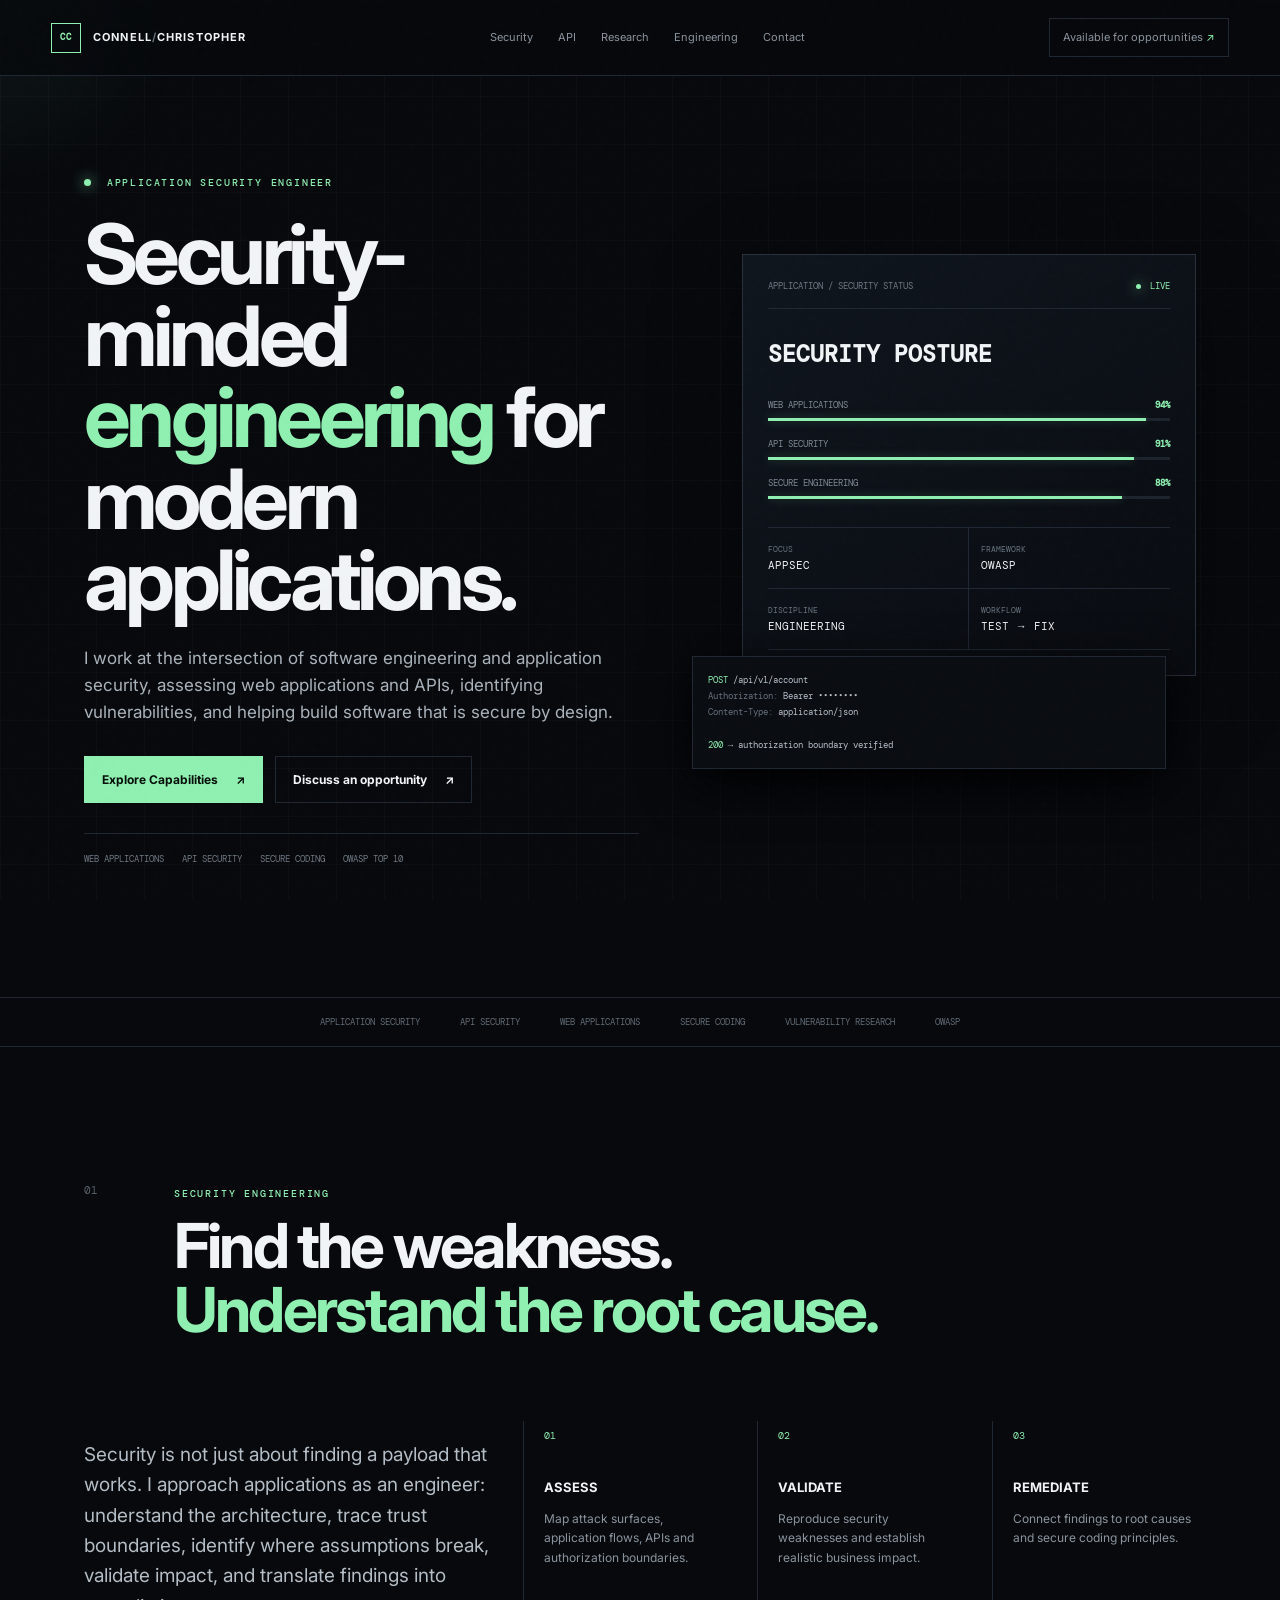
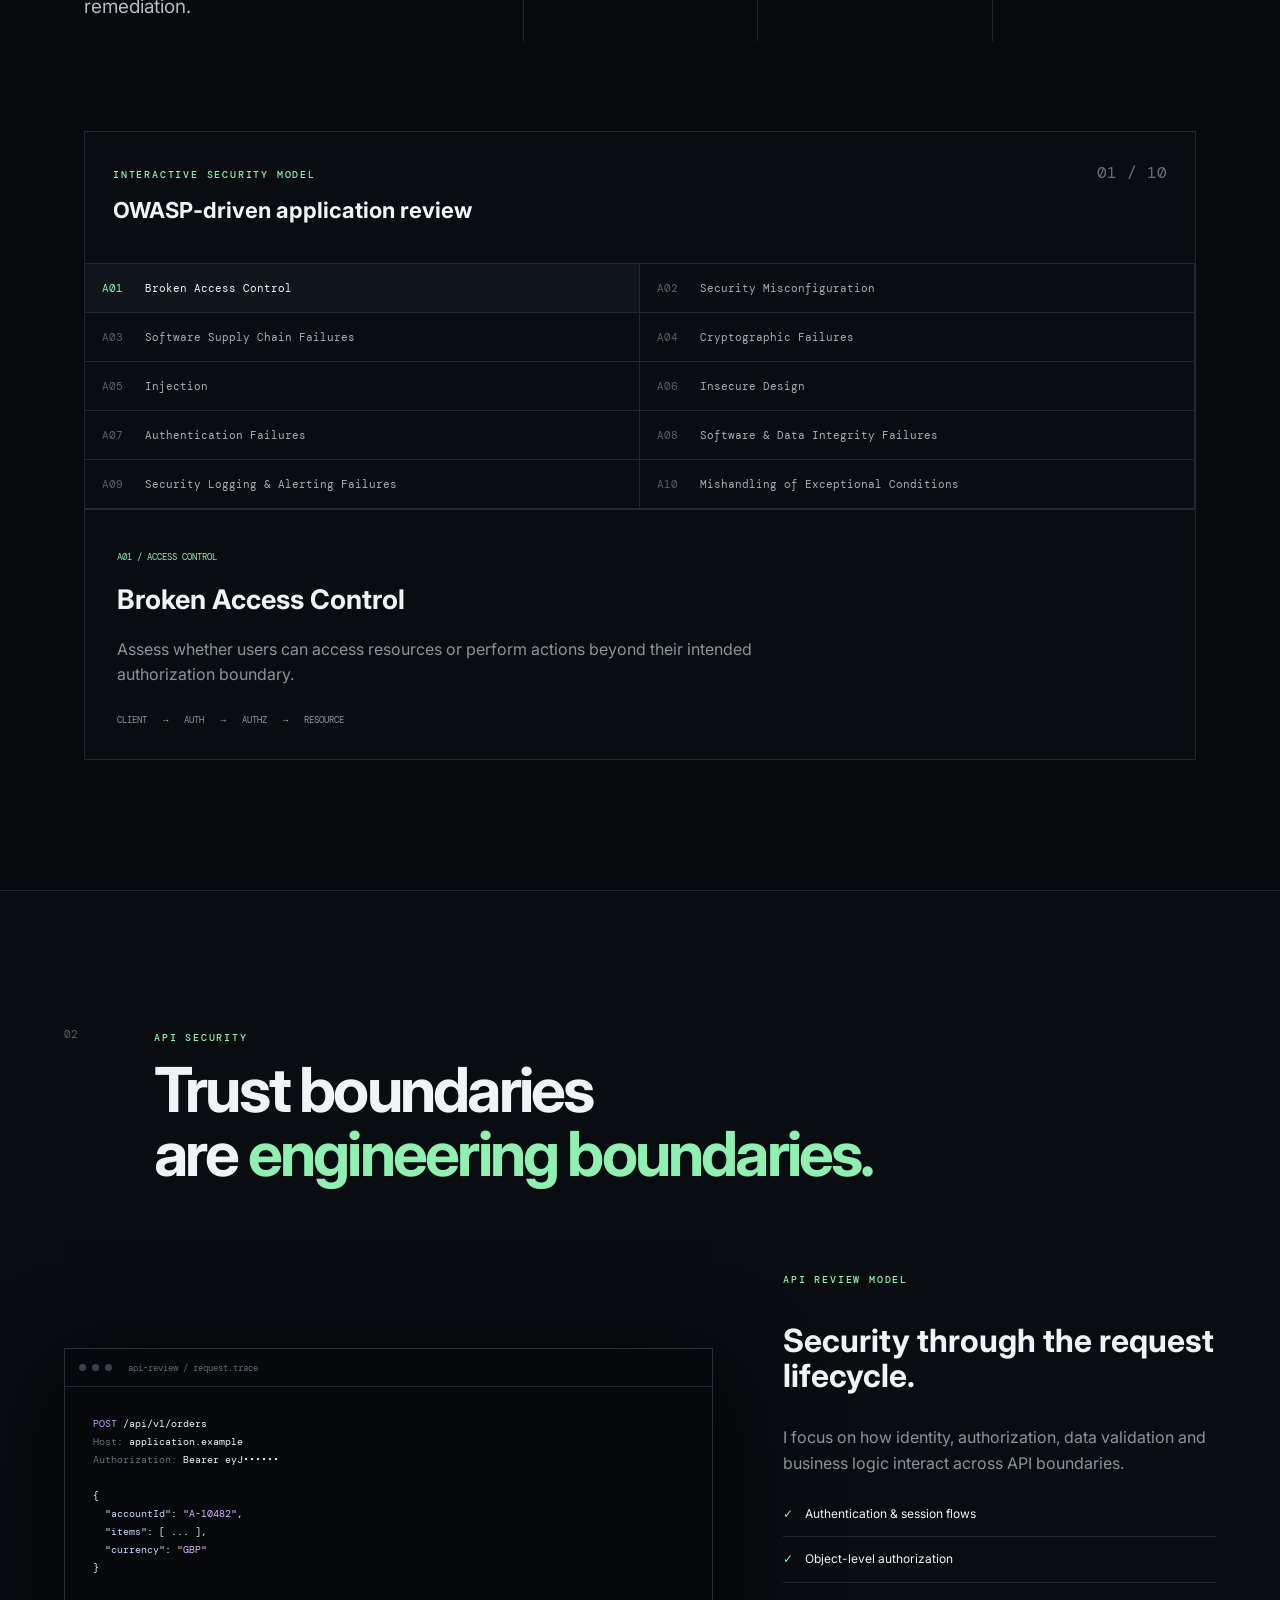
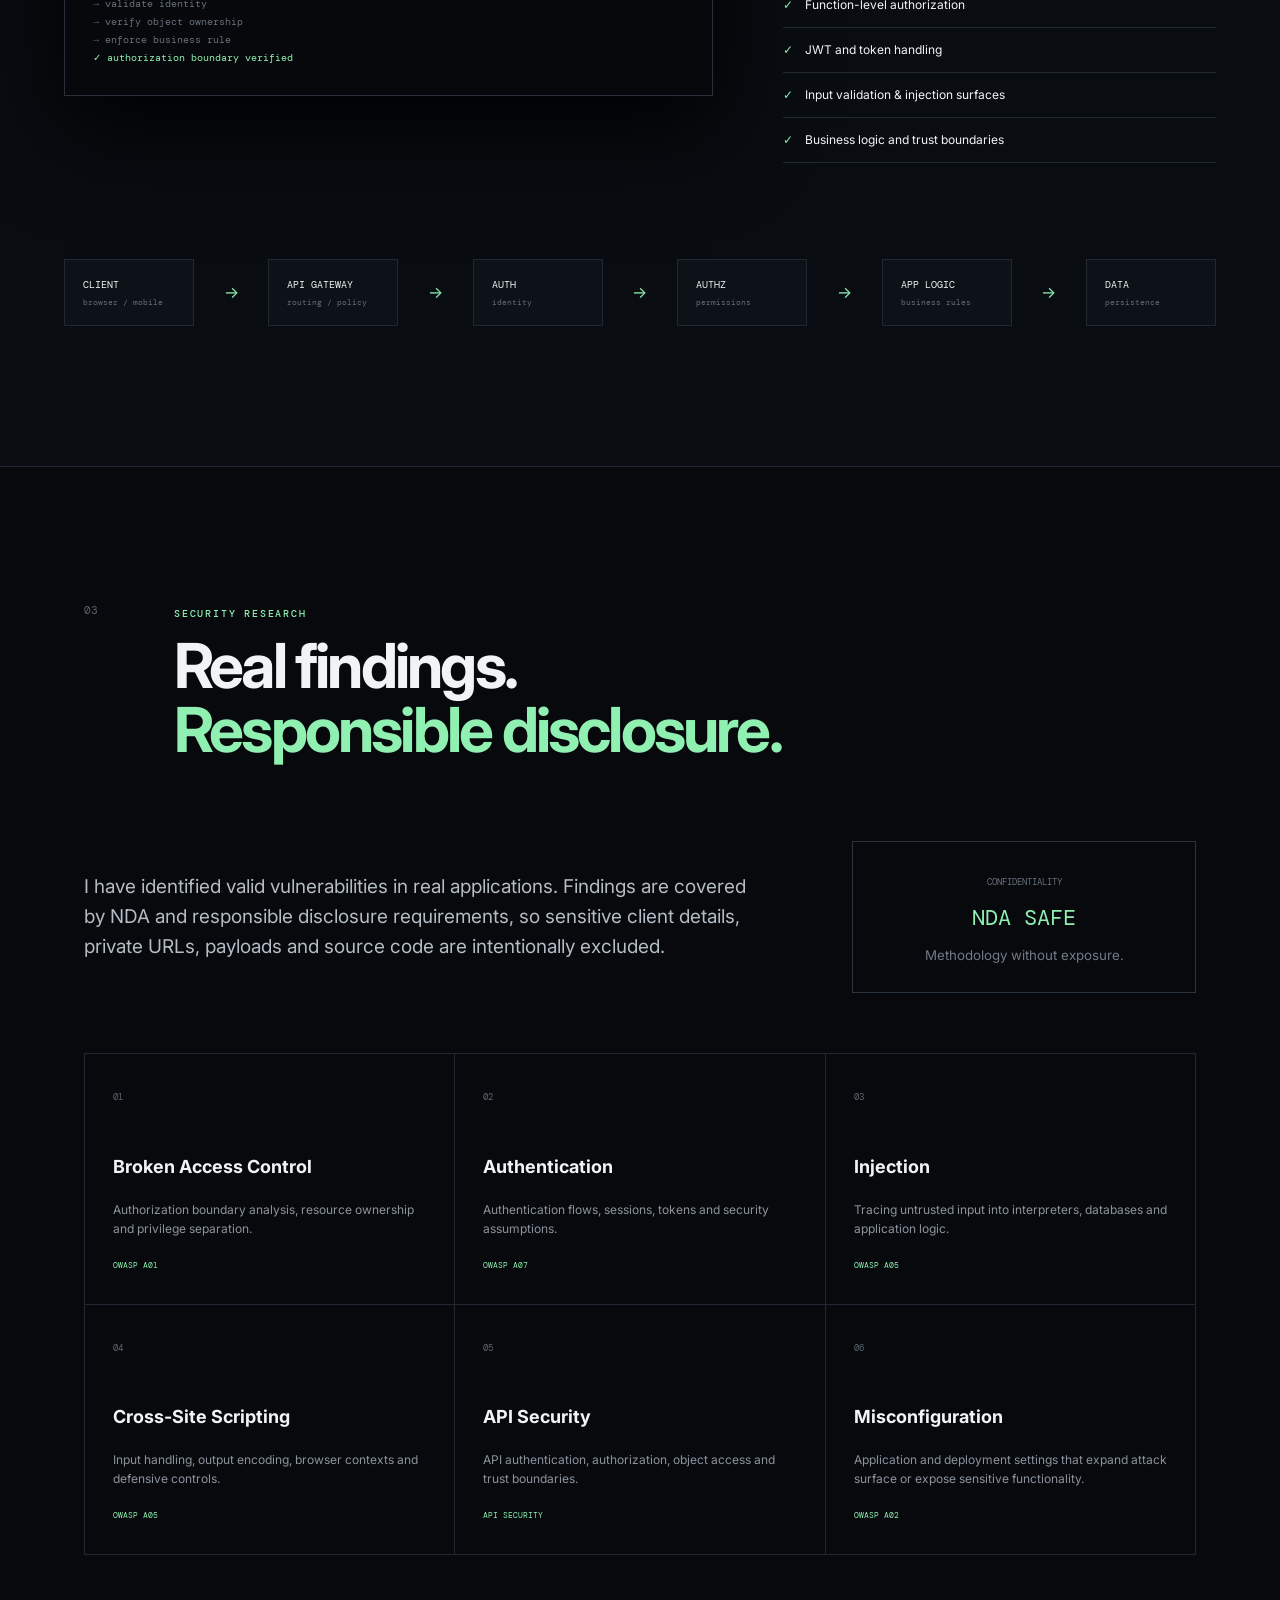
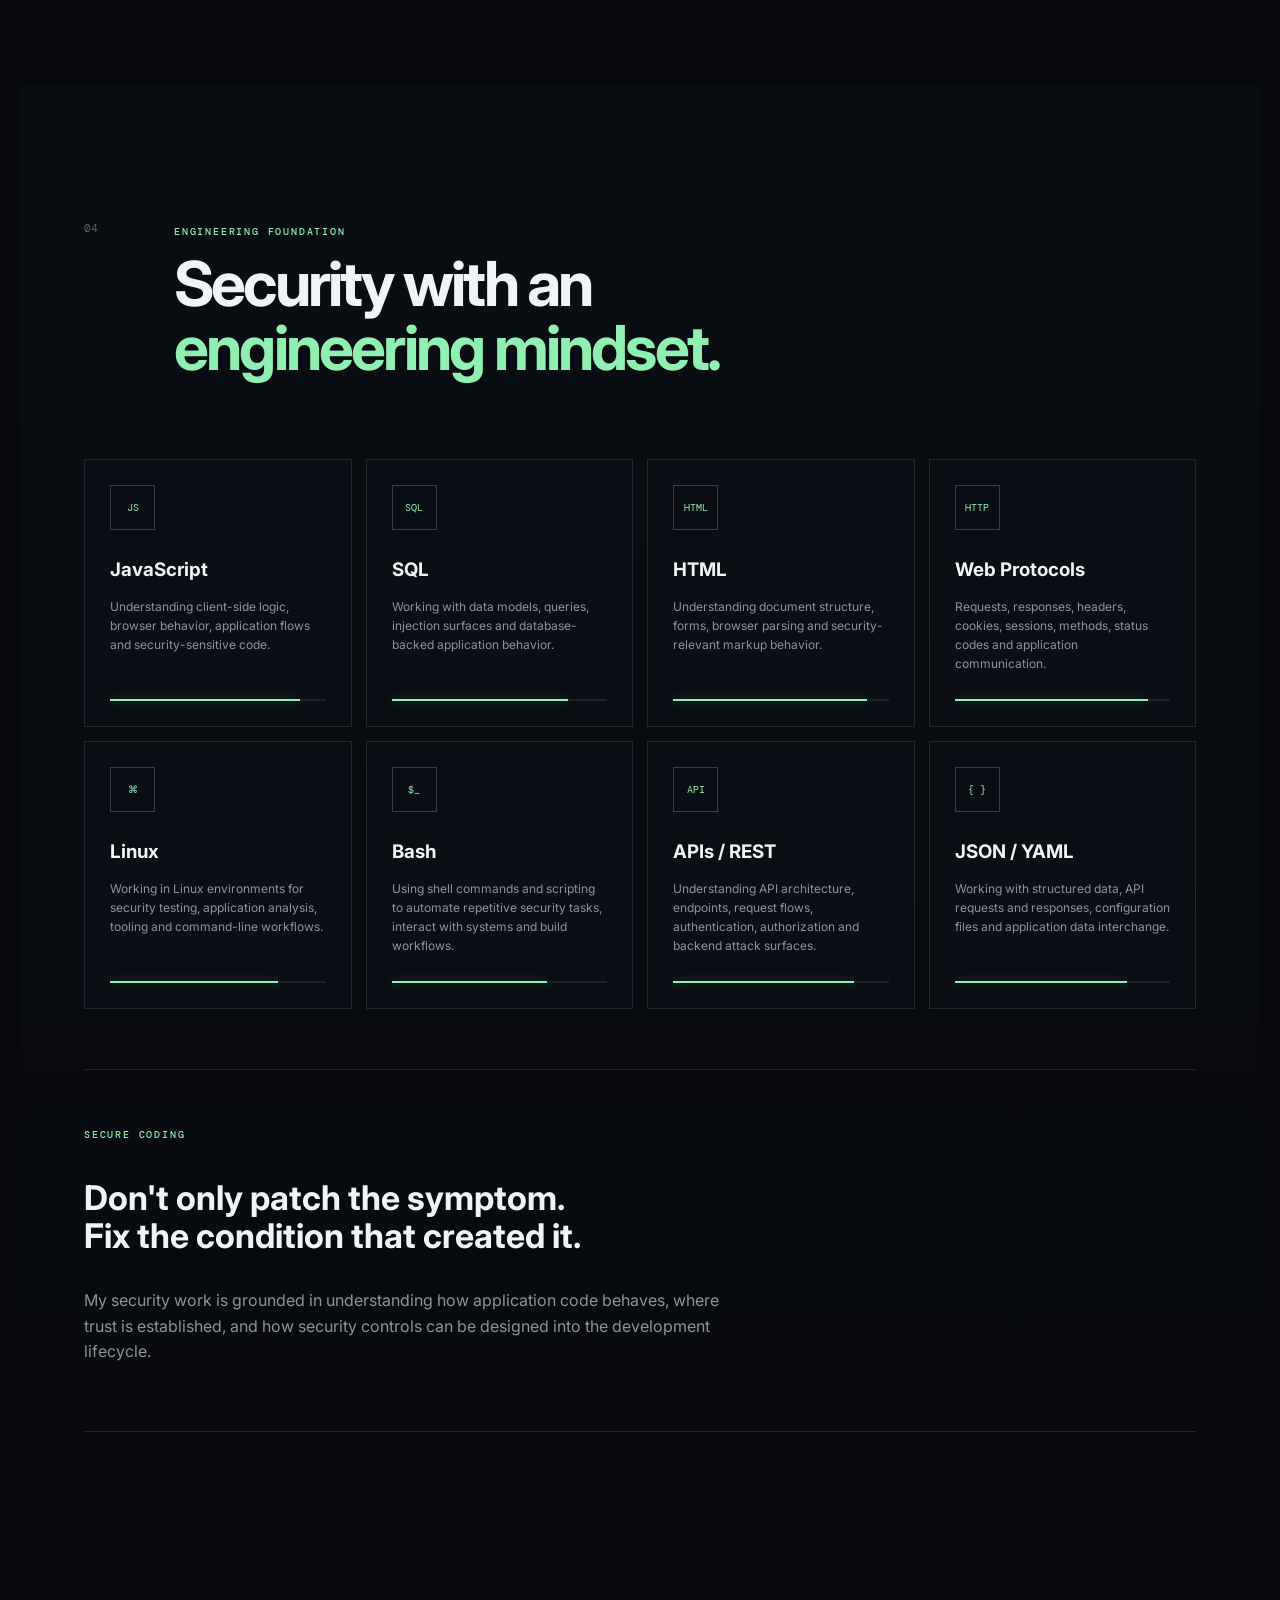
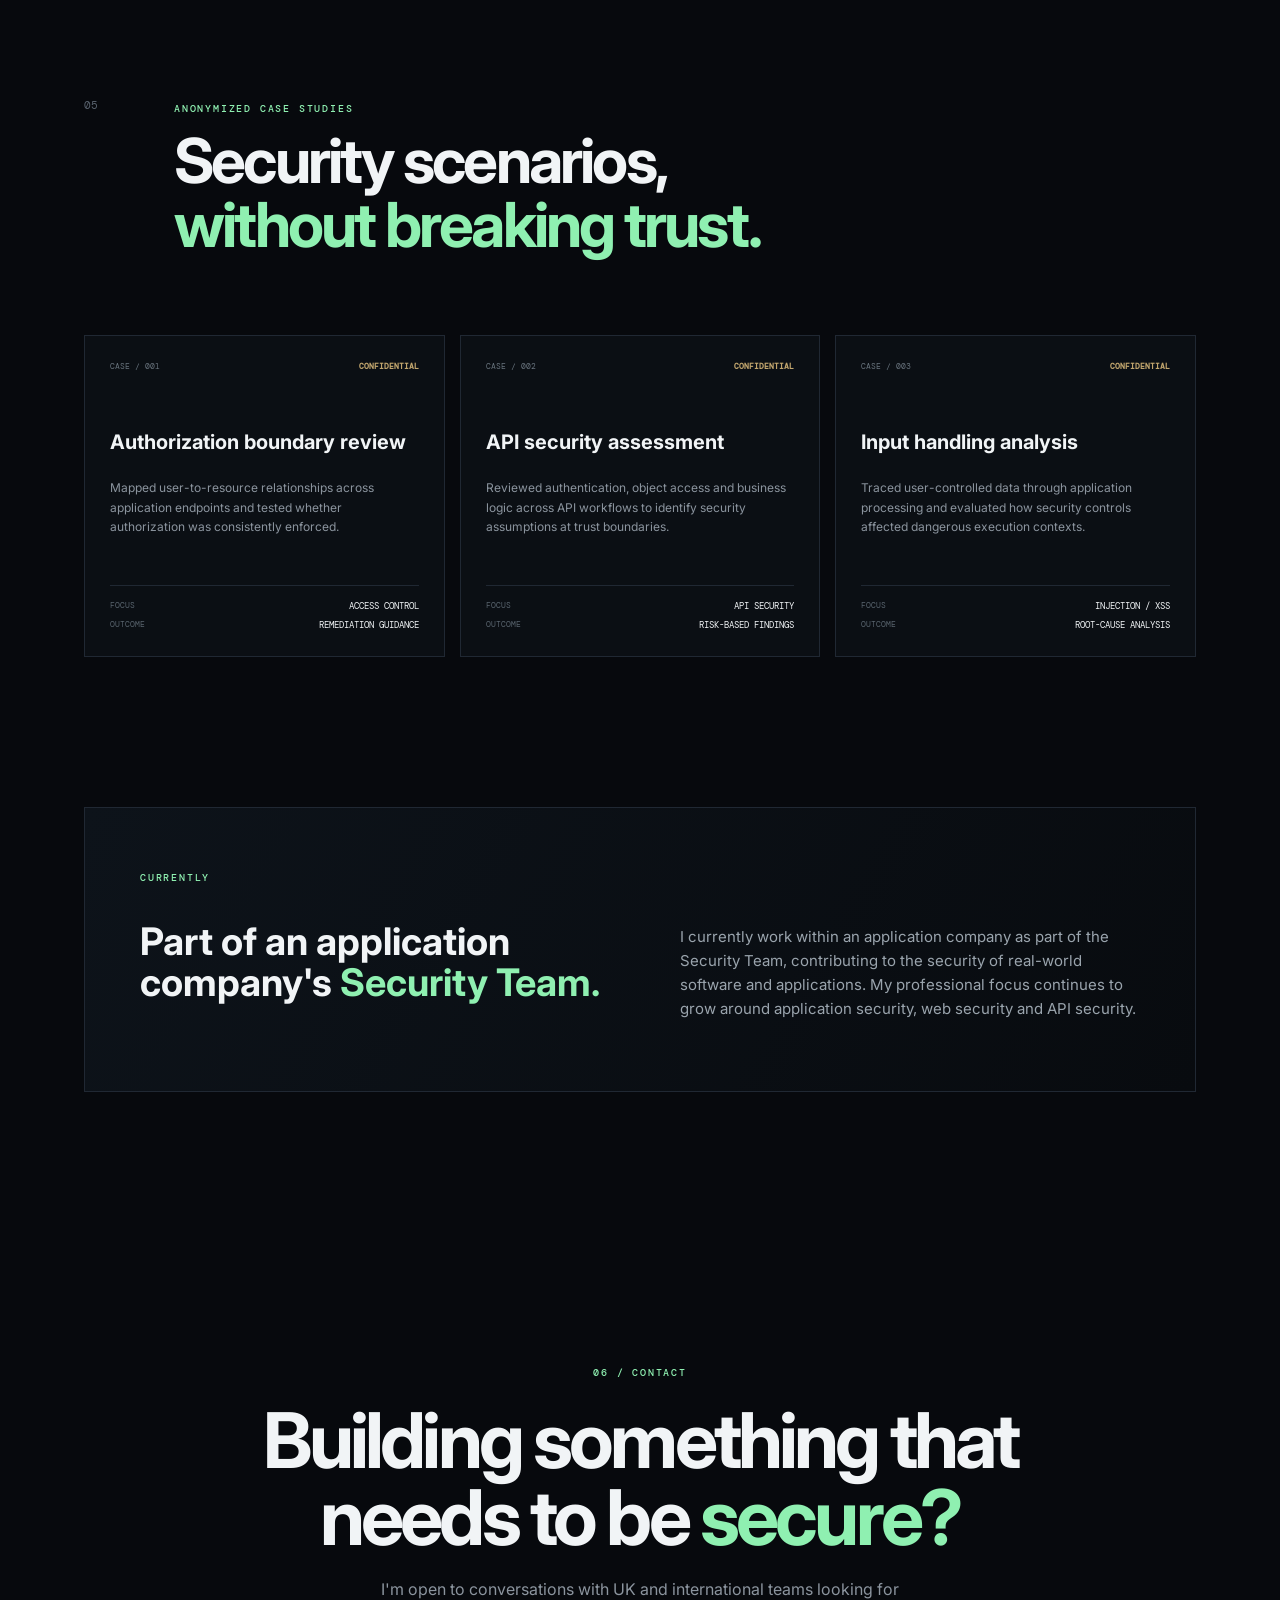
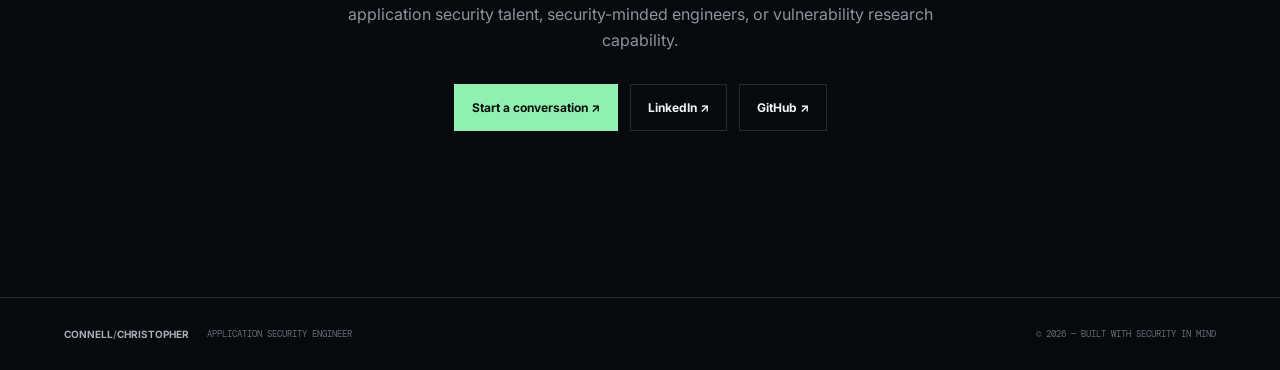
<file: index.html>
<!doctype html>
<html lang="en">
<head>
  <meta charset="UTF-8">
  <meta name="viewport" content="width=device-width,initial-scale=1">
  <meta name="description" content="Connell Christopher — Application Security Engineer focused on Web Application Security, API Security and secure software engineering.">
  <meta name="theme-color" content="#07090d">
  <title>Connell Christopher — Application Security Engineer</title>
  <link rel="preconnect" href="https://fonts.googleapis.com">
  <link rel="preconnect" href="https://fonts.gstatic.com" crossorigin>
  <link href="https://fonts.googleapis.com/css2?family=DM+Mono:wght@400;500&family=Inter:wght@400;500;600;700;800&display=swap" rel="stylesheet">
  <link rel="stylesheet" href="styles.css">
</head>
<body>
  <div class="noise"></div>
  <div class="cursor-glow"></div>

  <header class="nav">
    <a class="brand" href="#top" aria-label="Connell Christopher home">
      <span class="brand-mark">CC</span><span>CONNELL<span class="muted">/</span>CHRISTOPHER</span>
    </a>
    <nav>
      <a href="#security">Security</a>
      <a href="#api">API</a>
      <a href="#research">Research</a>
      <a href="#engineering">Engineering</a>
      <a href="#contact">Contact</a>
    </nav>
    <a class="nav-cta" href="#contact">Available for opportunities <span>↗</span></a>
  </header>

  <main id="top">
    <section class="hero section">
      <div class="hero-copy reveal">
        <div class="eyebrow"><span class="pulse"></span> APPLICATION SECURITY ENGINEER</div>
        <h1>Security-minded<br><em>engineering</em> for<br>modern applications.</h1>
        <p class="lead">I work at the intersection of software engineering and application security, assessing web applications and APIs, identifying vulnerabilities, and helping build software that is secure by design.</p>
        <div class="hero-actions">
          


           <a class="button primary" href="./about/">
              Explore Capabilities <span>↗</span>
           </a>


          <a class="button ghost" href="./opportunities/">
             Discuss an opportunity <span>↗</span>
          </a>

        </div>
        <div class="hero-meta mono">
          <span>WEB APPLICATIONS</span><span>API SECURITY</span><span>SECURE CODING</span><span>OWASP TOP 10</span>
        </div>
      </div>

      <div class="hero-system reveal">
        <div class="system-card">
          <div class="card-top"><span>APPLICATION / SECURITY STATUS</span><span class="live"><i></i> LIVE</span></div>
          <div class="system-title">SECURITY POSTURE</div>
          <div class="meter-row"><span>WEB APPLICATIONS</span><b>94%</b></div><div class="meter"><i style="width:94%"></i></div>
          <div class="meter-row"><span>API SECURITY</span><b>91%</b></div><div class="meter"><i style="width:91%"></i></div>
          <div class="meter-row"><span>SECURE ENGINEERING</span><b>88%</b></div><div class="meter"><i style="width:88%"></i></div>
          <div class="system-grid">
            <div><small>FOCUS</small><strong>APPSEC</strong></div>
            <div><small>FRAMEWORK</small><strong>OWASP</strong></div>
            <div><small>DISCIPLINE</small><strong>ENGINEERING</strong></div>
            <div><small>WORKFLOW</small><strong>TEST → FIX</strong></div>
          </div>
        </div>
        <div class="floating-code mono">
          <span>POST</span> /api/v1/account
          <br><span class="dim">Authorization:</span> Bearer ••••••••
          <br><span class="dim">Content-Type:</span> application/json
          <br><br><span class="ok">200</span> → authorization boundary verified
        </div>
      </div>
    </section>

    <section class="ticker mono" aria-label="Specialisms">
      <div>APPLICATION SECURITY</div><div>API SECURITY</div><div>WEB APPLICATIONS</div><div>SECURE CODING</div><div>VULNERABILITY RESEARCH</div><div>OWASP</div>
    </section>

    <section id="security" class="section">
      <div class="section-head reveal"><span class="section-number">01</span><div><p class="eyebrow">SECURITY ENGINEERING</p><h2>Find the weakness.<br><em>Understand the root cause.</em></h2></div></div>
      <div class="intro-grid">
        <p class="large-copy reveal">Security is not just about finding a payload that works. I approach applications as an engineer: understand the architecture, trace trust boundaries, identify where assumptions break, validate impact, and translate findings into remediation.</p>
        <div class="principle reveal"><span>01</span><strong>ASSESS</strong><p>Map attack surfaces, application flows, APIs and authorization boundaries.</p></div>
        <div class="principle reveal"><span>02</span><strong>VALIDATE</strong><p>Reproduce security weaknesses and establish realistic business impact.</p></div>
        <div class="principle reveal"><span>03</span><strong>REMEDIATE</strong><p>Connect findings to root causes and secure coding principles.</p></div>
      </div>

      <div class="owasp-lab reveal">
        <div class="lab-head"><div><span class="eyebrow">INTERACTIVE SECURITY MODEL</span><h3>OWASP-driven application review</h3></div><span class="mono dim">01 / 10</span></div>
        <div class="owasp-grid">
          <button class="risk active" data-risk="0"><span>A01</span> Broken Access Control</button>
          <button class="risk" data-risk="1"><span>A02</span> Security Misconfiguration</button>
          <button class="risk" data-risk="2"><span>A03</span> Software Supply Chain Failures</button>
          <button class="risk" data-risk="3"><span>A04</span> Cryptographic Failures</button>
          <button class="risk" data-risk="4"><span>A05</span> Injection</button>
          <button class="risk" data-risk="5"><span>A06</span> Insecure Design</button>
          <button class="risk" data-risk="6"><span>A07</span> Authentication Failures</button>
          <button class="risk" data-risk="7"><span>A08</span> Software & Data Integrity Failures</button>
          <button class="risk" data-risk="8"><span>A09</span> Security Logging & Alerting Failures</button>
          <button class="risk" data-risk="9"><span>A10</span> Mishandling of Exceptional Conditions</button>
        </div>
        <div class="lab-detail"><span class="detail-code mono">A01 / ACCESS CONTROL</span><h4 id="riskTitle">Broken Access Control</h4><p id="riskText">Assess whether users can access resources or perform actions beyond their intended authorization boundary.</p><div class="flow mono"><span>CLIENT</span><b>→</b><span>AUTH</span><b>→</b><span>AUTHZ</span><b>→</b><span>RESOURCE</span></div></div>
      </div>
    </section>

    <section id="api" class="section dark-section">
      <div class="section-head reveal"><span class="section-number">02</span><div><p class="eyebrow">API SECURITY</p><h2>Trust boundaries<br>are <em>engineering boundaries.</em></h2></div></div>
      <div class="api-layout">
        <div class="api-terminal reveal">
          <div class="terminal-bar"><span></span><span></span><span></span><b>api-review / request.trace</b></div>
          <pre class="mono"><span class="purple">POST</span> /api/v1/orders
<span class="dim">Host:</span> application.example
<span class="dim">Authorization:</span> Bearer eyJ••••••

{
  <span class="key">"accountId"</span>: <span class="str">"A-10482"</span>,
  <span class="key">"items"</span>: [ ... ],
  <span class="key">"currency"</span>: <span class="str">"GBP"</span>
}

<span class="dim">→ validate identity</span>
<span class="dim">→ verify object ownership</span>
<span class="dim">→ enforce business rule</span>
<span class="ok">✓ authorization boundary verified</span></pre>
        </div>
        <div class="api-copy reveal">
          <span class="eyebrow">API REVIEW MODEL</span>
          <h3>Security through the request lifecycle.</h3>
          <p>I focus on how identity, authorization, data validation and business logic interact across API boundaries.</p>
          <ul class="check-list">
            <li>Authentication & session flows</li>
            <li>Object-level authorization</li>
            <li>Function-level authorization</li>
            <li>JWT and token handling</li>
            <li>Input validation & injection surfaces</li>
            <li>Business logic and trust boundaries</li>
          </ul>
        </div>
      </div>
      <div class="architecture reveal">
        <div class="arch-node">CLIENT<small>browser / mobile</small></div><i>→</i>
        <div class="arch-node">API GATEWAY<small>routing / policy</small></div><i>→</i>
        <div class="arch-node">AUTH<small>identity</small></div><i>→</i>
        <div class="arch-node">AUTHZ<small>permissions</small></div><i>→</i>
        <div class="arch-node">APP LOGIC<small>business rules</small></div><i>→</i>
        <div class="arch-node">DATA<small>persistence</small></div>
      </div>
    </section>

    <section id="research" class="section">
      <div class="section-head reveal"><span class="section-number">03</span><div><p class="eyebrow">SECURITY RESEARCH</p><h2>Real findings.<br><em>Responsible disclosure.</em></h2></div></div>
      <div class="research-intro reveal">
        <p class="large-copy">I have identified valid vulnerabilities in real applications. Findings are covered by NDA and responsible disclosure requirements, so sensitive client details, private URLs, payloads and source code are intentionally excluded.</p>
        <div class="nda-badge"><span>CONFIDENTIALITY</span><strong>NDA SAFE</strong><small>Methodology without exposure.</small></div>
      </div>
      <div class="research-grid">
        <article class="research-card reveal"><span>01</span><h3>Broken Access Control</h3><p>Authorization boundary analysis, resource ownership and privilege separation.</p><small>OWASP A01</small></article>
        <article class="research-card reveal"><span>02</span><h3>Authentication</h3><p>Authentication flows, sessions, tokens and security assumptions.</p><small>OWASP A07</small></article>
        <article class="research-card reveal"><span>03</span><h3>Injection</h3><p>Tracing untrusted input into interpreters, databases and application logic.</p><small>OWASP A05</small></article>
        <article class="research-card reveal"><span>04</span><h3>Cross-Site Scripting</h3><p>Input handling, output encoding, browser contexts and defensive controls.</p><small>OWASP A05</small></article>
        <article class="research-card reveal"><span>05</span><h3>API Security</h3><p>API authentication, authorization, object access and trust boundaries.</p><small>API SECURITY</small></article>
        <article class="research-card reveal"><span>06</span><h3>Misconfiguration</h3><p>Application and deployment settings that expand attack surface or expose sensitive functionality.</p><small>OWASP A02</small></article>
      </div>
    </section>

<section id="engineering" class="section engineering-section">

  <div class="section-head reveal">
    <span class="section-number">04</span>

    <div>
      <p class="eyebrow">ENGINEERING FOUNDATION</p>

      <h2>
        Security with an<br>
        <em>engineering mindset.</em>
      </h2>
    </div>
  </div>


  <div class="stack-grid">

    <!-- JAVASCRIPT -->
    <div class="stack-card reveal">
      <span class="stack-icon">JS</span>

      <h3>JavaScript</h3>

      <p>
        Understanding client-side logic, browser behavior,
        application flows and security-sensitive code.
      </p>

      <div class="bar">
        <i style="width:88%"></i>
      </div>
    </div>


    <!-- SQL -->
    <div class="stack-card reveal">
      <span class="stack-icon">SQL</span>

      <h3>SQL</h3>

      <p>
        Working with data models, queries, injection surfaces
        and database-backed application behavior.
      </p>

      <div class="bar">
        <i style="width:82%"></i>
      </div>
    </div>


    <!-- HTML -->
    <div class="stack-card reveal">
      <span class="stack-icon">HTML</span>

      <h3>HTML</h3>

      <p>
        Understanding document structure, forms, browser parsing
        and security-relevant markup behavior.
      </p>

      <div class="bar">
        <i style="width:90%"></i>
      </div>
    </div>


    <!-- HTTP -->
    <div class="stack-card reveal">
      <span class="stack-icon">HTTP</span>

      <h3>Web Protocols</h3>

      <p>
        Requests, responses, headers, cookies, sessions,
        methods, status codes and application communication.
      </p>

      <div class="bar">
        <i style="width:90%"></i>
      </div>
    </div>


    <!-- LINUX -->
    <div class="stack-card reveal">
      <span class="stack-icon">⌘</span>

      <h3>Linux</h3>

      <p>
        Working in Linux environments for security testing,
        application analysis, tooling and command-line workflows.
      </p>

      <div class="bar">
        <i style="width:78%"></i>
      </div>
    </div>


    <!-- BASH -->
    <div class="stack-card reveal">
      <span class="stack-icon">$_</span>

      <h3>Bash</h3>

      <p>
        Using shell commands and scripting to automate repetitive
        security tasks, interact with systems and build workflows.
      </p>

      <div class="bar">
        <i style="width:72%"></i>
      </div>
    </div>


    <!-- APIs -->
    <div class="stack-card reveal">
      <span class="stack-icon">API</span>

      <h3>APIs / REST</h3>

      <p>
        Understanding API architecture, endpoints, request flows,
        authentication, authorization and backend attack surfaces.
      </p>

      <div class="bar">
        <i style="width:84%"></i>
      </div>
    </div>


    <!-- JSON / YAML -->
    <div class="stack-card reveal">
      <span class="stack-icon">{ }</span>

      <h3>JSON / YAML</h3>

      <p>
        Working with structured data, API requests and responses,
        configuration files and application data interchange.
      </p>

      <div class="bar">
        <i style="width:80%"></i>
      </div>
    </div>

  </div>


  <div class="engineering-note reveal">

    <span class="eyebrow">SECURE CODING</span>

    <h3>
      Don't only patch the symptom.<br>
      Fix the condition that created it.
    </h3>

    <p>
      My security work is grounded in understanding how application
      code behaves, where trust is established, and how security
      controls can be designed into the development lifecycle.
    </p>

  </div>

</section>

    <section class="section case-section">
      <div class="section-head reveal"><span class="section-number">05</span><div><p class="eyebrow">ANONYMIZED CASE STUDIES</p><h2>Security scenarios,<br><em>without breaking trust.</em></h2></div></div>
      <div class="case-grid">
        <article class="case reveal"><div class="case-top"><span>CASE / 001</span><b>CONFIDENTIAL</b></div><h3>Authorization boundary review</h3><p>Mapped user-to-resource relationships across application endpoints and tested whether authorization was consistently enforced.</p><div class="case-result"><span>FOCUS</span><strong>ACCESS CONTROL</strong><span>OUTCOME</span><strong>REMEDIATION GUIDANCE</strong></div></article>
        <article class="case reveal"><div class="case-top"><span>CASE / 002</span><b>CONFIDENTIAL</b></div><h3>API security assessment</h3><p>Reviewed authentication, object access and business logic across API workflows to identify security assumptions at trust boundaries.</p><div class="case-result"><span>FOCUS</span><strong>API SECURITY</strong><span>OUTCOME</span><strong>RISK-BASED FINDINGS</strong></div></article>
        <article class="case reveal"><div class="case-top"><span>CASE / 003</span><b>CONFIDENTIAL</b></div><h3>Input handling analysis</h3><p>Traced user-controlled data through application processing and evaluated how security controls affected dangerous execution contexts.</p><div class="case-result"><span>FOCUS</span><strong>INJECTION / XSS</strong><span>OUTCOME</span><strong>ROOT-CAUSE ANALYSIS</strong></div></article>
      </div>
    </section>

    <section class="section about-section">
      <div class="about-panel reveal">
        <div><span class="eyebrow">CURRENTLY</span><h2>Part of an application company's <em>Security Team.</em></h2></div>
        <p>I currently work within an application company as part of the Security Team, contributing to the security of real-world software and applications. My professional focus continues to grow around application security, web security and API security.</p>
      </div>
    </section>

    <section id="contact" class="section contact-section">
      <div class="contact-wrap reveal">
        <span class="eyebrow">06 / CONTACT</span>
        <h2>Building something that<br>needs to be <em>secure?</em></h2>
        <p>I'm open to conversations with UK and international teams looking for application security talent, security-minded engineers, or vulnerability research capability.</p>
        <div class="contact-actions">
          <a class="button primary" href="mailto:christopherconnell69@gmail.com">Start a conversation ↗</a>
          <a class="button ghost" href="https://www.linkedin.com/in/connell-christopher-9a319042a" target="_blank" rel="noreferrer">LinkedIn ↗</a>
          <a class="button ghost" href="https://github.com/connell-christopher" target="_blank" rel="noreferrer">GitHub ↗</a>
        </div>
      </div>
    </section>
  </main>

  <footer class="footer">
    <div><strong>CONNELL<span class="muted">/</span>CHRISTOPHER</strong><span class="mono">APPLICATION SECURITY ENGINEER</span></div>
    <div class="mono">© 2026 — BUILT WITH SECURITY IN MIND</div>
  </footer>
  <script src="script.js"></script>
</body>
</html>
</file>
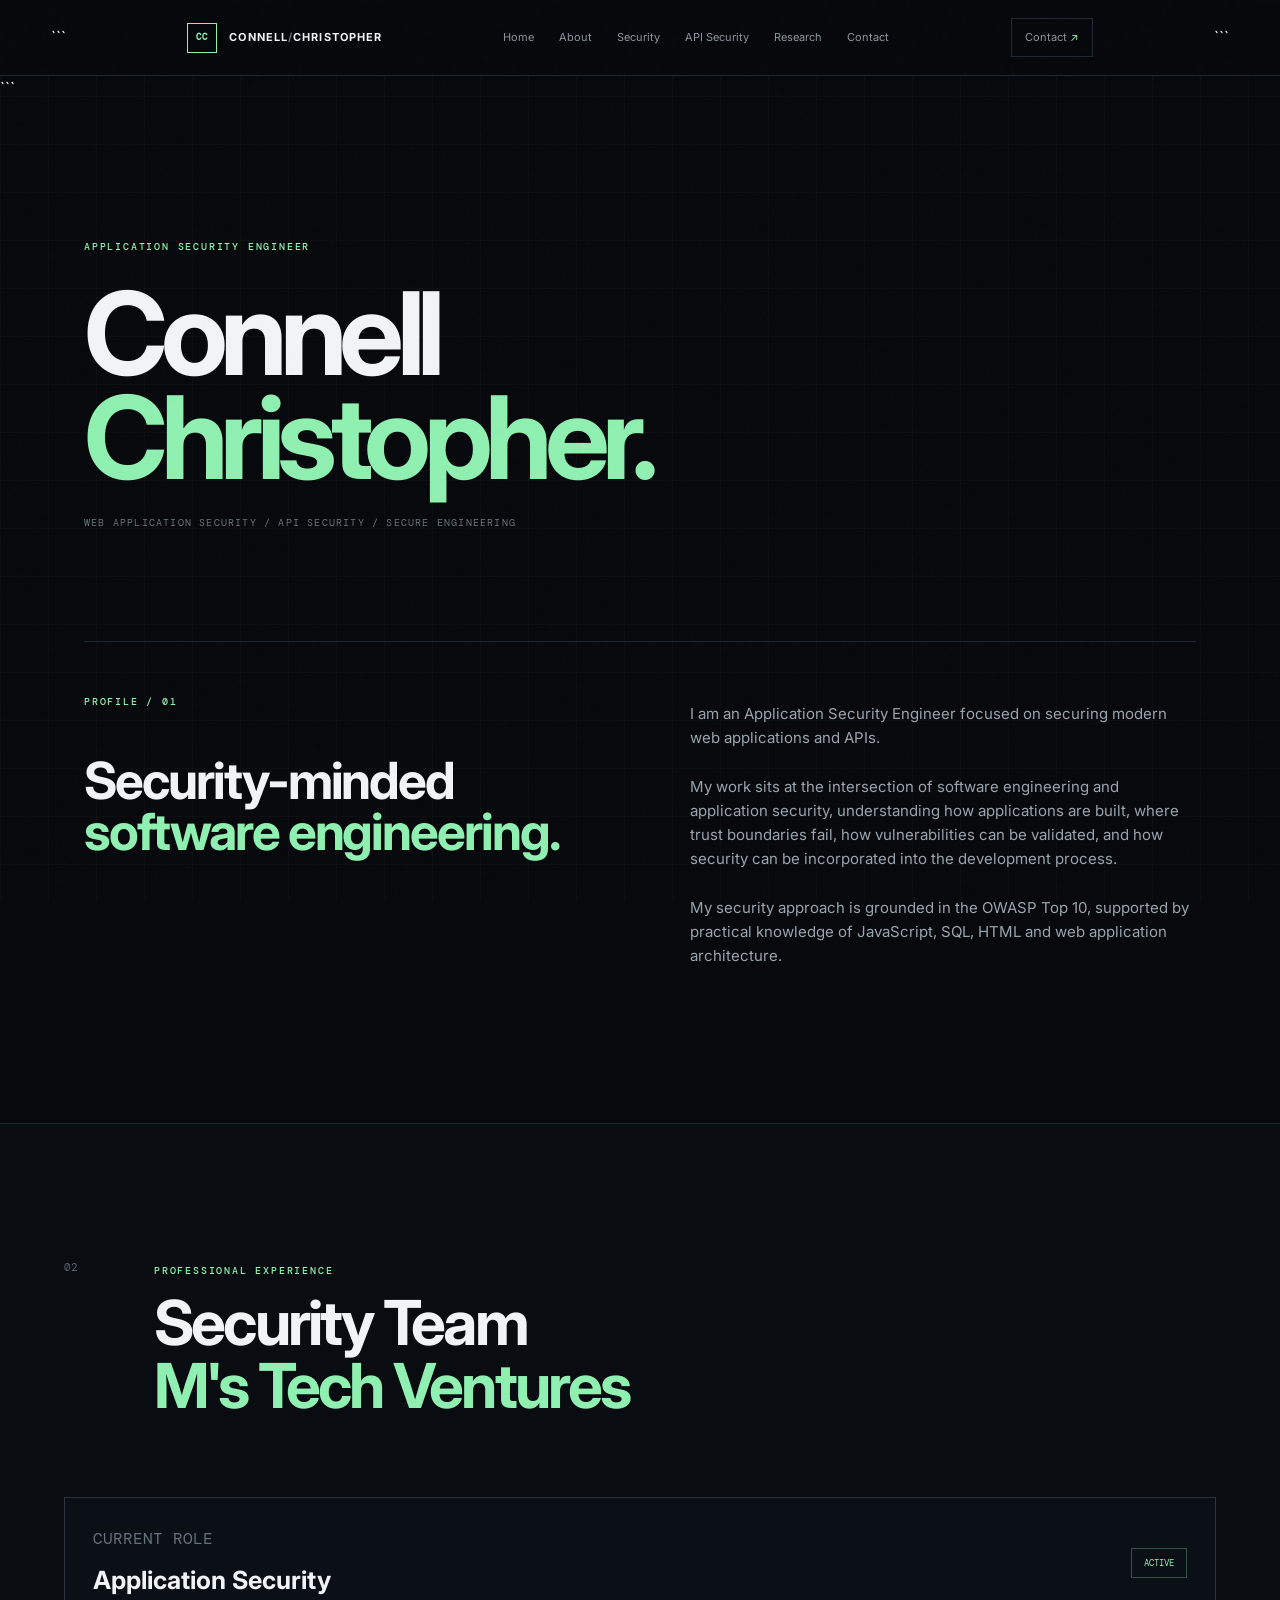
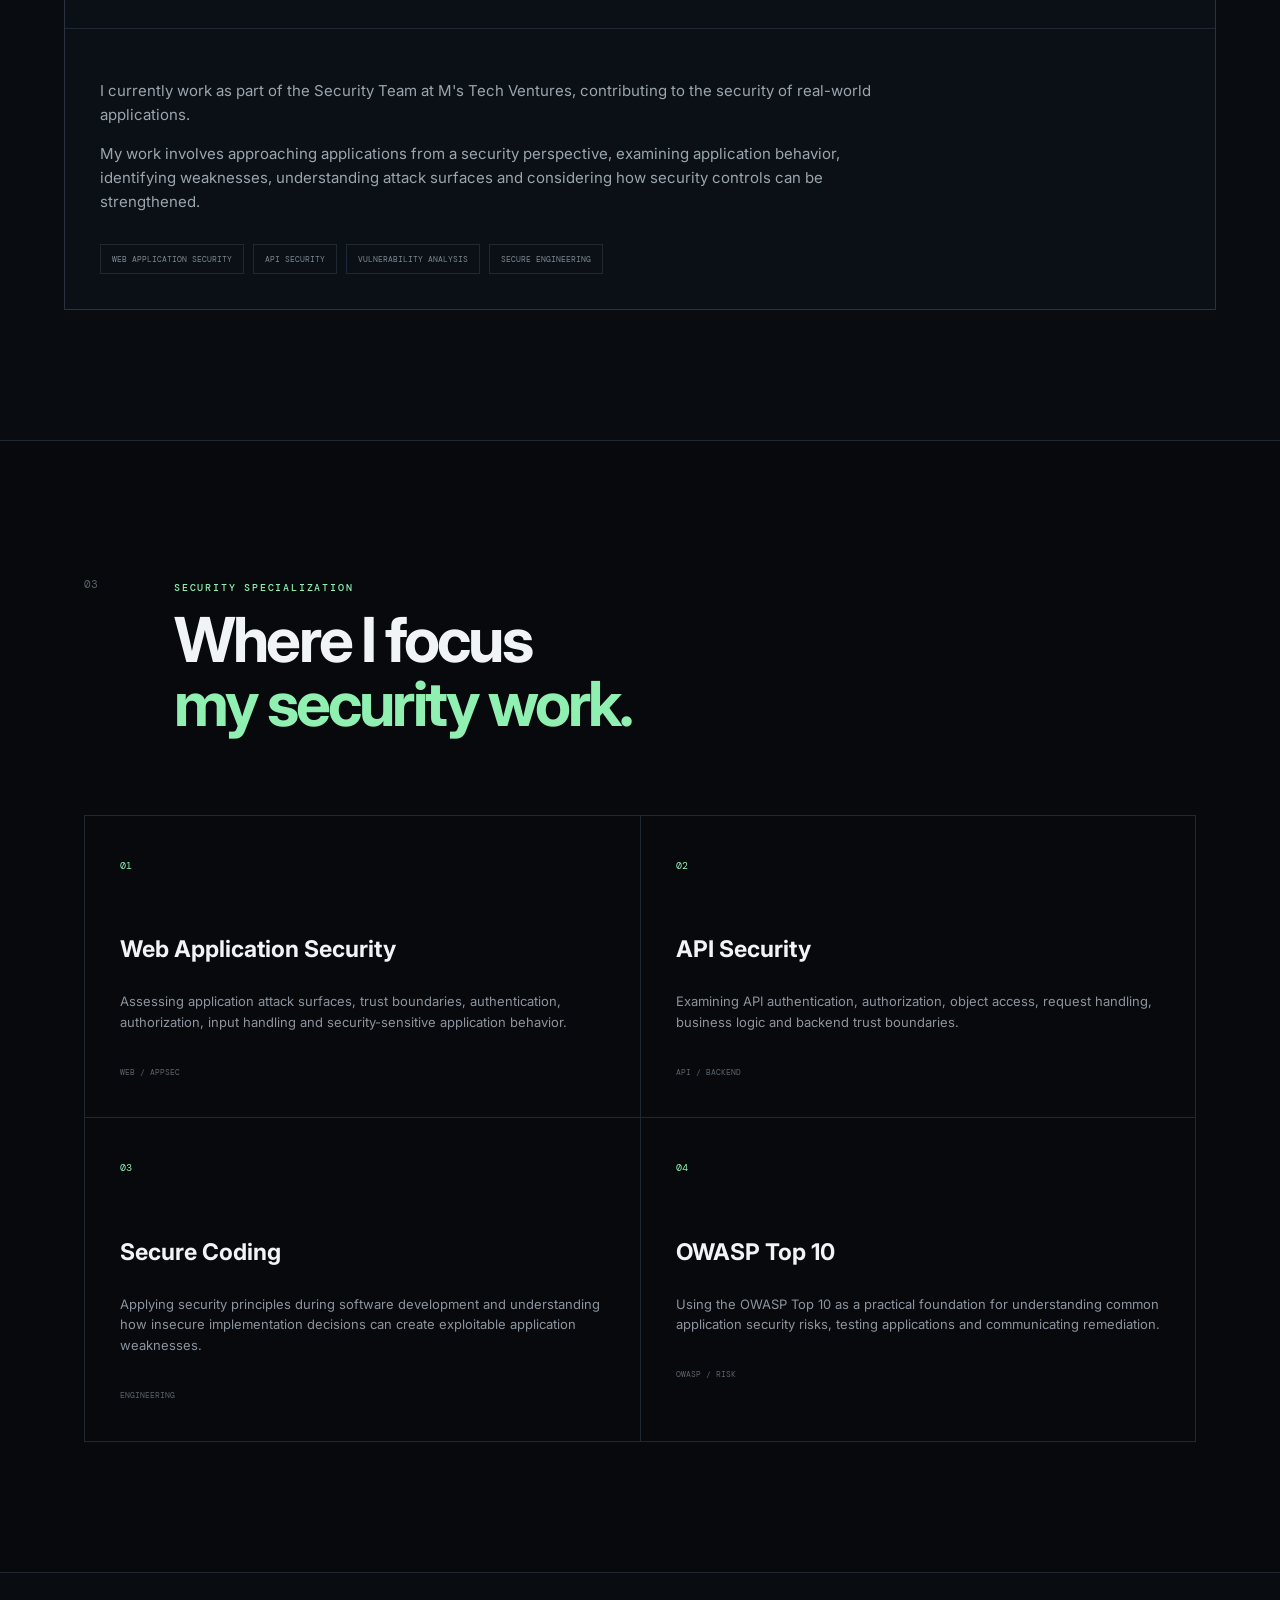
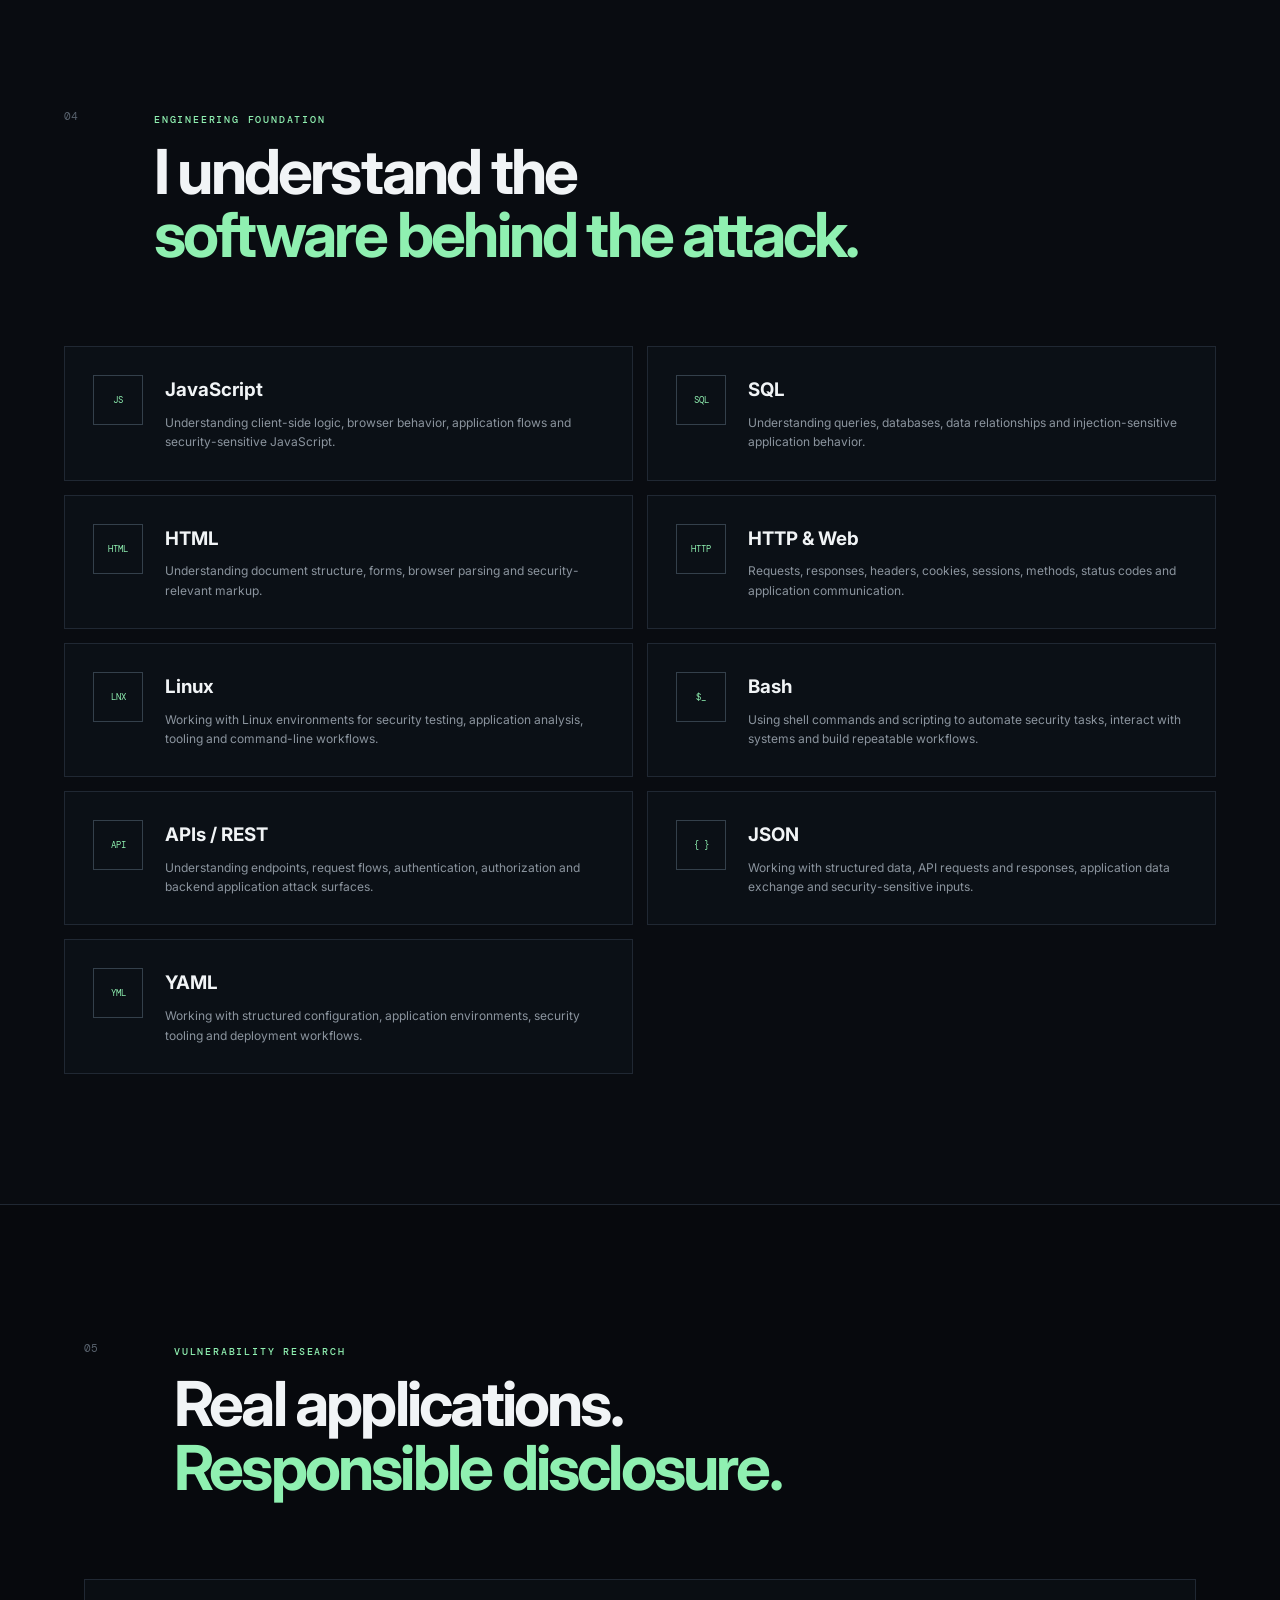
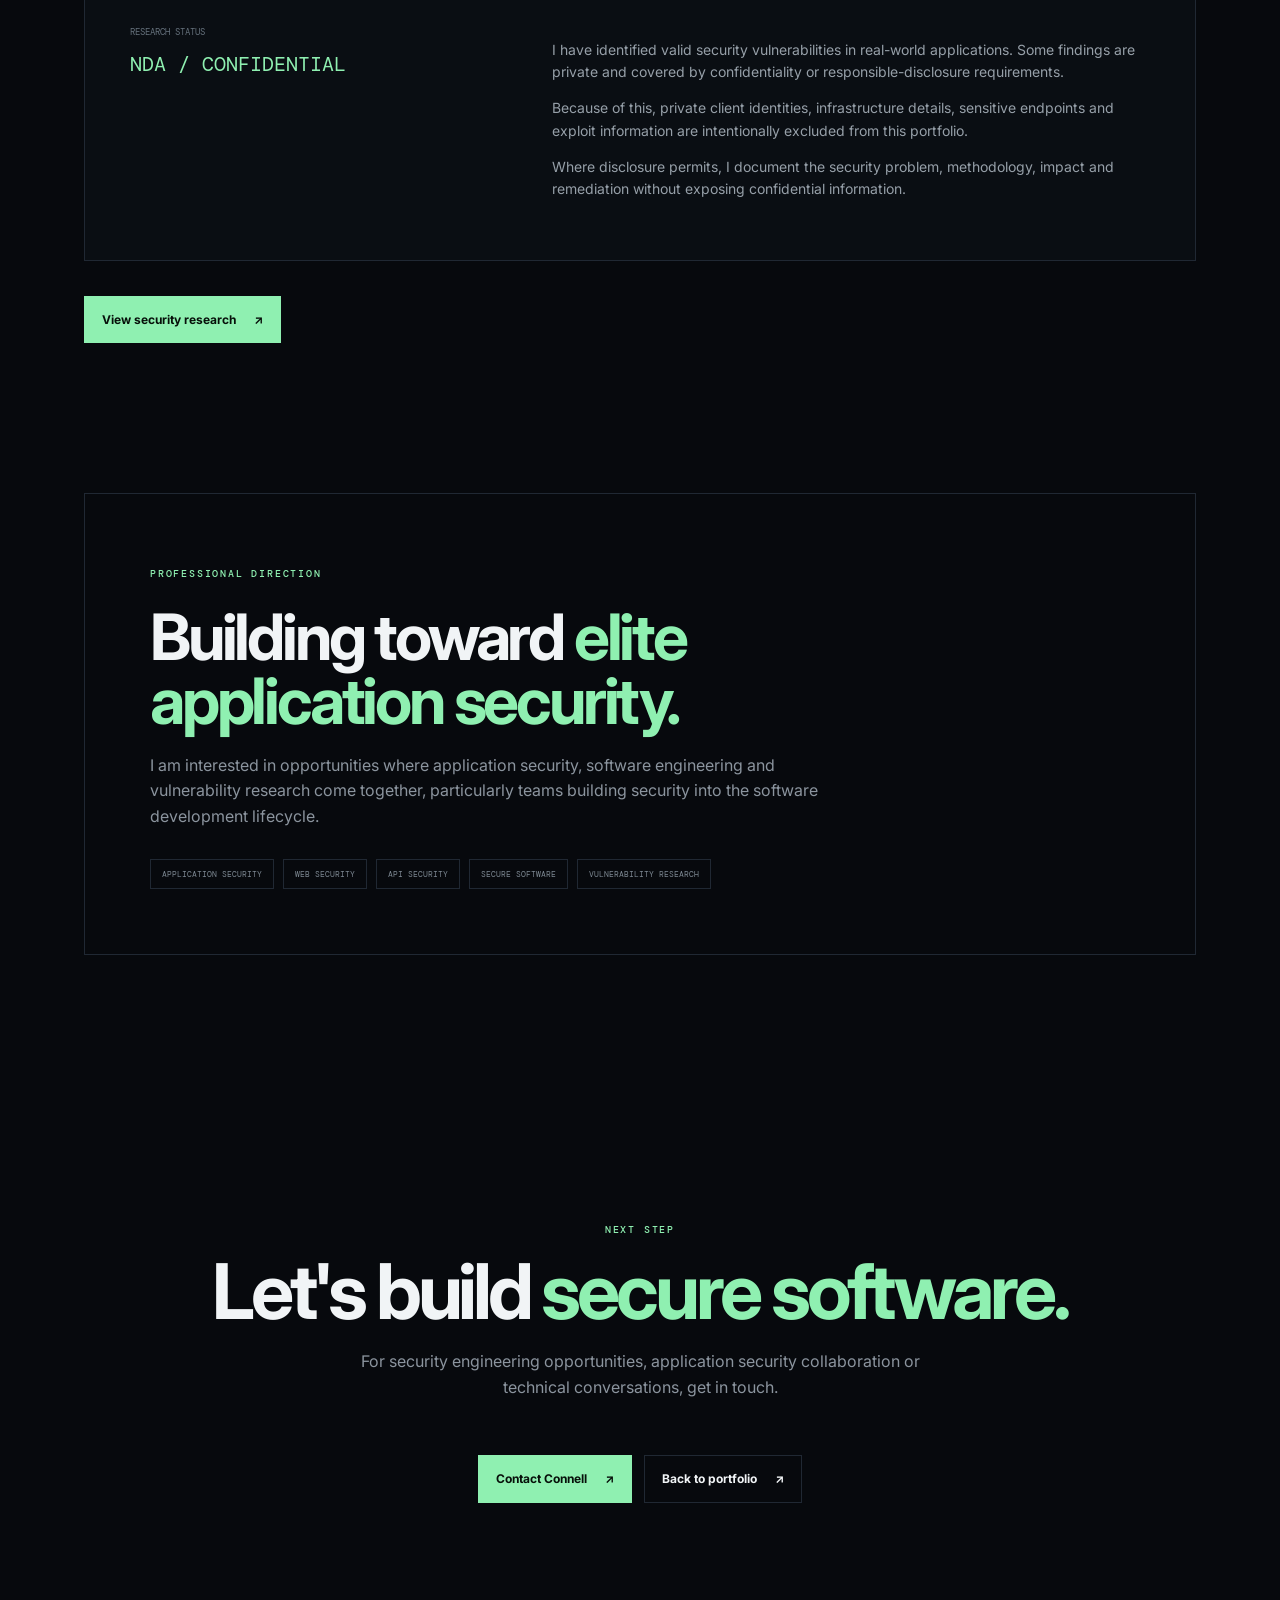
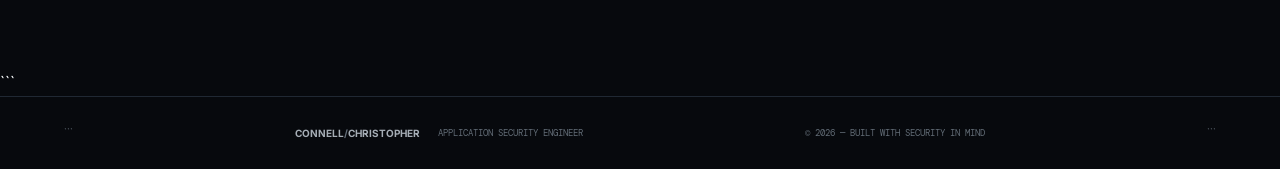
<file: about/index.html>
<!DOCTYPE html>



<html lang="en">

<head>

&#x20; <meta charset="UTF-8">

&#x20; <meta name="viewport" content="width=device-width, initial-scale=1.0">



<meta name="description"

&#x20;    content="Connell Christopher — Application Security Engineer focused on Web Application Security, API Security and Secure Software Engineering.">



&#x20; <title>About — Connell Christopher | Application Security Engineer</title>



&#x20; <link rel="preconnect" href="https://fonts.googleapis.com">

&#x20; <link rel="preconnect" href="https://fonts.gstatic.com" crossorigin>



&#x20; <link href="https://fonts.googleapis.com/css2?family=DM+Mono:wght@400;500\&family=Inter:wght@400;500;600;700;800\&display=swap" rel="stylesheet">



&#x20; <link rel="stylesheet" href="../styles.css">

</head>



<body>



&#x20; <div class="noise"></div>



&#x20; <!-- NAVIGATION -->



&#x20; <header class="nav">



```

<a class="brand" href="../">

&#x20; <span class="brand-mark">CC</span>



&#x20; <span>

&#x20;   CONNELL<span class="muted">/</span>CHRISTOPHER

&#x20; </span>

</a>



<nav>

&#x20; <a href="../">Home</a>

&#x20; <a href="/about/">About</a>

&#x20; <a href="../#security">Security</a>

&#x20; <a href="../#api">API Security</a>

&#x20; <a href="../#research">Research</a>

&#x20; <a href="../#contact">Contact</a>

</nav>



<a class="nav-cta" href="../#contact">

&#x20; Contact <span>↗</span>

</a>

```



&#x20; </header>



&#x20; <main>



```

<!-- PROFILE HERO -->



<section class="section profile-hero">



&#x20; <div class="profile-heading">



&#x20;   <span class="eyebrow">

&#x20;     APPLICATION SECURITY ENGINEER

&#x20;   </span>



&#x20;   <h1>

&#x20;     Connell

&#x20;     <em>Christopher.</em>

&#x20;   </h1>



&#x20;   <p class="profile-role mono">

&#x20;     WEB APPLICATION SECURITY / API SECURITY / SECURE ENGINEERING

&#x20;   </p>



&#x20; </div>





&#x20; <div class="profile-introduction">



&#x20;   <div>

&#x20;     <span class="eyebrow">PROFILE / 01</span>



&#x20;     <h2>

&#x20;       Security-minded

&#x20;       <em>software engineering.</em>

&#x20;     </h2>

&#x20;   </div>



&#x20;   <div class="profile-copy">



&#x20;     <p>

&#x20;       I am an Application Security Engineer focused on

&#x20;       securing modern web applications and APIs.

&#x20;     </p>



&#x20;     <p>

&#x20;       My work sits at the intersection of software engineering

&#x20;       and application security, understanding how applications

&#x20;       are built, where trust boundaries fail, how vulnerabilities

&#x20;       can be validated, and how security can be incorporated

&#x20;       into the development process.

&#x20;     </p>



&#x20;     <p>

&#x20;       My security approach is grounded in the OWASP Top 10,

&#x20;       supported by practical knowledge of JavaScript, SQL,

&#x20;       HTML and web application architecture.

&#x20;     </p>



&#x20;   </div>



&#x20; </div>



</section>





<!-- CURRENT ROLE -->



<section class="section profile-dark">



&#x20; <div class="section-head">



&#x20;   <span class="section-number">02</span>



&#x20;   <div>



&#x20;     <p class="eyebrow">

&#x20;       PROFESSIONAL EXPERIENCE

&#x20;     </p>



&#x20;     <h2>

&#x20;       Security Team

&#x20;       <br>

&#x20;       <em>M's Tech Ventures</em>

&#x20;     </h2>



&#x20;   </div>



&#x20; </div>





&#x20; <div class="experience-card">



&#x20;   <div class="experience-top">



&#x20;     <div>



&#x20;       <span class="mono dim">

&#x20;         CURRENT ROLE

&#x20;       </span>



&#x20;       <h3>

&#x20;         Application Security

&#x20;       </h3>



&#x20;     </div>



&#x20;     <span class="status">

&#x20;       ACTIVE

&#x20;     </span>



&#x20;   </div>





&#x20;   <div class="experience-content">



&#x20;     <p>

&#x20;       I currently work as part of the Security Team at

&#x20;       M's Tech Ventures, contributing to the security of

&#x20;       real-world applications.

&#x20;     </p>



&#x20;     <p>

&#x20;       My work involves approaching applications from a

&#x20;       security perspective, examining application behavior,

&#x20;       identifying weaknesses, understanding attack surfaces

&#x20;       and considering how security controls can be strengthened.

&#x20;     </p>



&#x20;     <div class="experience-focus">



&#x20;       <span>WEB APPLICATION SECURITY</span>

&#x20;       <span>API SECURITY</span>

&#x20;       <span>VULNERABILITY ANALYSIS</span>

&#x20;       <span>SECURE ENGINEERING</span>



&#x20;     </div>



&#x20;   </div>



&#x20; </div>



</section>





<!-- SECURITY FOCUS -->



<section class="section">



&#x20; <div class="section-head">



&#x20;   <span class="section-number">03</span>



&#x20;   <div>



&#x20;     <p class="eyebrow">

&#x20;       SECURITY SPECIALIZATION

&#x20;     </p>



&#x20;     <h2>

&#x20;       Where I focus

&#x20;       <br>

&#x20;       <em>my security work.</em>

&#x20;     </h2>



&#x20;   </div>



&#x20; </div>





&#x20; <div class="focus-grid">



&#x20;   <article class="focus-card">



&#x20;     <span class="focus-number">01</span>



&#x20;     <h3>

&#x20;       Web Application Security

&#x20;     </h3>



&#x20;     <p>

&#x20;       Assessing application attack surfaces, trust boundaries,

&#x20;       authentication, authorization, input handling and

&#x20;       security-sensitive application behavior.

&#x20;     </p>



&#x20;     <span class="mono focus-tag">

&#x20;       WEB / APPSEC

&#x20;     </span>



&#x20;   </article>





&#x20;   <article class="focus-card">



&#x20;     <span class="focus-number">02</span>



&#x20;     <h3>

&#x20;       API Security

&#x20;     </h3>



&#x20;     <p>

&#x20;       Examining API authentication, authorization,

&#x20;       object access, request handling, business logic

&#x20;       and backend trust boundaries.

&#x20;     </p>



&#x20;     <span class="mono focus-tag">

&#x20;       API / BACKEND

&#x20;     </span>



&#x20;   </article>





&#x20;   <article class="focus-card">



&#x20;     <span class="focus-number">03</span>



&#x20;     <h3>

&#x20;       Secure Coding

&#x20;     </h3>



&#x20;     <p>

&#x20;       Applying security principles during software development

&#x20;       and understanding how insecure implementation decisions

&#x20;       can create exploitable application weaknesses.

&#x20;     </p>



&#x20;     <span class="mono focus-tag">

&#x20;       ENGINEERING

&#x20;     </span>



&#x20;   </article>





&#x20;   <article class="focus-card">



&#x20;     <span class="focus-number">04</span>



&#x20;     <h3>

&#x20;       OWASP Top 10

&#x20;     </h3>



&#x20;     <p>

&#x20;       Using the OWASP Top 10 as a practical foundation for

&#x20;       understanding common application security risks,

&#x20;       testing applications and communicating remediation.

&#x20;     </p>



&#x20;     <span class="mono focus-tag">

&#x20;       OWASP / RISK

&#x20;     </span>



&#x20;   </article>



&#x20; </div>



</section>





<!-- ENGINEERING FOUNDATION -->



<section class="section profile-dark">

  <div class="section-head">

    <span class="section-number">04</span>

    <div>

      <p class="eyebrow">
        ENGINEERING FOUNDATION
      </p>

      <h2>
        I understand the
        <br>
        <em>software behind the attack.</em>
      </h2>

    </div>

  </div>


  <div class="technology-grid">


    <!-- JAVASCRIPT -->
    <div class="technology">

      <span class="technology-icon">
        JS
      </span>

      <div>

        <h3>JavaScript</h3>

        <p>
          Understanding client-side logic, browser behavior,
          application flows and security-sensitive JavaScript.
        </p>

      </div>

    </div>


    <!-- SQL -->
    <div class="technology">

      <span class="technology-icon">
        SQL
      </span>

      <div>

        <h3>SQL</h3>

        <p>
          Understanding queries, databases, data relationships
          and injection-sensitive application behavior.
        </p>

      </div>

    </div>


    <!-- HTML -->
    <div class="technology">

      <span class="technology-icon">
        HTML
      </span>

      <div>

        <h3>HTML</h3>

        <p>
          Understanding document structure, forms, browser
          parsing and security-relevant markup.
        </p>

      </div>

    </div>


    <!-- HTTP -->
    <div class="technology">

      <span class="technology-icon">
        HTTP
      </span>

      <div>

        <h3>HTTP &amp; Web</h3>

        <p>
          Requests, responses, headers, cookies, sessions,
          methods, status codes and application communication.
        </p>

      </div>

    </div>


    <!-- LINUX -->
    <div class="technology">

      <span class="technology-icon">
        LNX
      </span>

      <div>

        <h3>Linux</h3>

        <p>
          Working with Linux environments for security testing,
          application analysis, tooling and command-line workflows.
        </p>

      </div>

    </div>


    <!-- BASH -->
    <div class="technology">

      <span class="technology-icon">
        $_
      </span>

      <div>

        <h3>Bash</h3>

        <p>
          Using shell commands and scripting to automate security
          tasks, interact with systems and build repeatable workflows.
        </p>

      </div>

    </div>


    <!-- APIs -->
    <div class="technology">

      <span class="technology-icon">
        API
      </span>

      <div>

        <h3>APIs / REST</h3>

        <p>
          Understanding endpoints, request flows, authentication,
          authorization and backend application attack surfaces.
        </p>

      </div>

    </div>


    <!-- JSON -->
    <div class="technology">

      <span class="technology-icon">
        { }
      </span>

      <div>

        <h3>JSON</h3>

        <p>
          Working with structured data, API requests and responses,
          application data exchange and security-sensitive inputs.
        </p>

      </div>

    </div>


    <!-- YAML -->
    <div class="technology">

      <span class="technology-icon">
        YML
      </span>

      <div>

        <h3>YAML</h3>

        <p>
          Working with structured configuration, application
          environments, security tooling and deployment workflows.
        </p>

      </div>

    </div>


  </div>

</section>



<!-- SECURITY RESEARCH -->



<section class="section">



&#x20; <div class="section-head">



&#x20;   <span class="section-number">05</span>



&#x20;   <div>



&#x20;     <p class="eyebrow">

&#x20;       VULNERABILITY RESEARCH

&#x20;     </p>



&#x20;     <h2>

&#x20;       Real applications.

&#x20;       <br>

&#x20;       <em>Responsible disclosure.</em>

&#x20;     </h2>



&#x20;   </div>



&#x20; </div>





&#x20; <div class="research-profile">



&#x20;   <div>



&#x20;     <span class="research-label mono">

&#x20;       RESEARCH STATUS

&#x20;     </span>



&#x20;     <strong>

&#x20;       NDA / CONFIDENTIAL

&#x20;     </strong>



&#x20;   </div>





&#x20;   <div>



&#x20;     <p>

&#x20;       I have identified valid security vulnerabilities in

&#x20;       real-world applications. Some findings are private and

&#x20;       covered by confidentiality or responsible-disclosure

&#x20;       requirements.

&#x20;     </p>



&#x20;     <p>

&#x20;       Because of this, private client identities, infrastructure

&#x20;       details, sensitive endpoints and exploit information are

&#x20;       intentionally excluded from this portfolio.

&#x20;     </p>



&#x20;     <p>

&#x20;       Where disclosure permits, I document the security problem,

&#x20;       methodology, impact and remediation without exposing

&#x20;       confidential information.

&#x20;     </p>



&#x20;   </div>



&#x20; </div>





&#x20; <a class="button primary" href="../#research">

&#x20;   View security research <span>↗</span>

&#x20; </a>



</section>





<!-- CAREER DIRECTION -->



<section class="section career-section">



&#x20; <div class="career-card">



&#x20;   <span class="eyebrow">

&#x20;     PROFESSIONAL DIRECTION

&#x20;   </span>



&#x20;   <h2>

&#x20;     Building toward

&#x20;     <em>elite application security.</em>

&#x20;   </h2>



&#x20;   <p>

&#x20;     I am interested in opportunities where application security,

&#x20;     software engineering and vulnerability research come together,

&#x20;      particularly teams building security into the software

&#x20;     development lifecycle.

&#x20;   </p>



&#x20;   <div class="career-tags">



&#x20;     <span>APPLICATION SECURITY</span>

&#x20;     <span>WEB SECURITY</span>

&#x20;     <span>API SECURITY</span>

&#x20;     <span>SECURE SOFTWARE</span>

&#x20;     <span>VULNERABILITY RESEARCH</span>



&#x20;   </div>



&#x20; </div>



</section>





<!-- CTA -->



<section class="section profile-contact">



&#x20; <span class="eyebrow">

&#x20;   NEXT STEP

&#x20; </span>



&#x20; <h2>

&#x20;   Let's build

&#x20;   <em>secure software.</em>

&#x20; </h2>



&#x20; <p>

&#x20;   For security engineering opportunities, application security

&#x20;   collaboration or technical conversations, get in touch.

&#x20; </p>



&#x20; <div class="contact-actions">



&#x20;   <a class="button primary" href="../#contact">

&#x20;     Contact Connell <span>↗</span>

&#x20;   </a>



&#x20;   <a class="button ghost" href="../">

&#x20;     Back to portfolio <span>↗</span>

&#x20;   </a>



&#x20; </div>



</section>

```



&#x20; </main>



&#x20; <footer class="footer">



```

<div>

&#x20; <strong>

&#x20;   CONNELL<span class="muted">/</span>CHRISTOPHER

&#x20; </strong>



&#x20; <span class="mono">

&#x20;   APPLICATION SECURITY ENGINEER

&#x20; </span>

</div>



<div class="mono">

&#x20; © 2026 — BUILT WITH SECURITY IN MIND

</div>

```



&#x20; </footer>



</body>

</html>
</file>
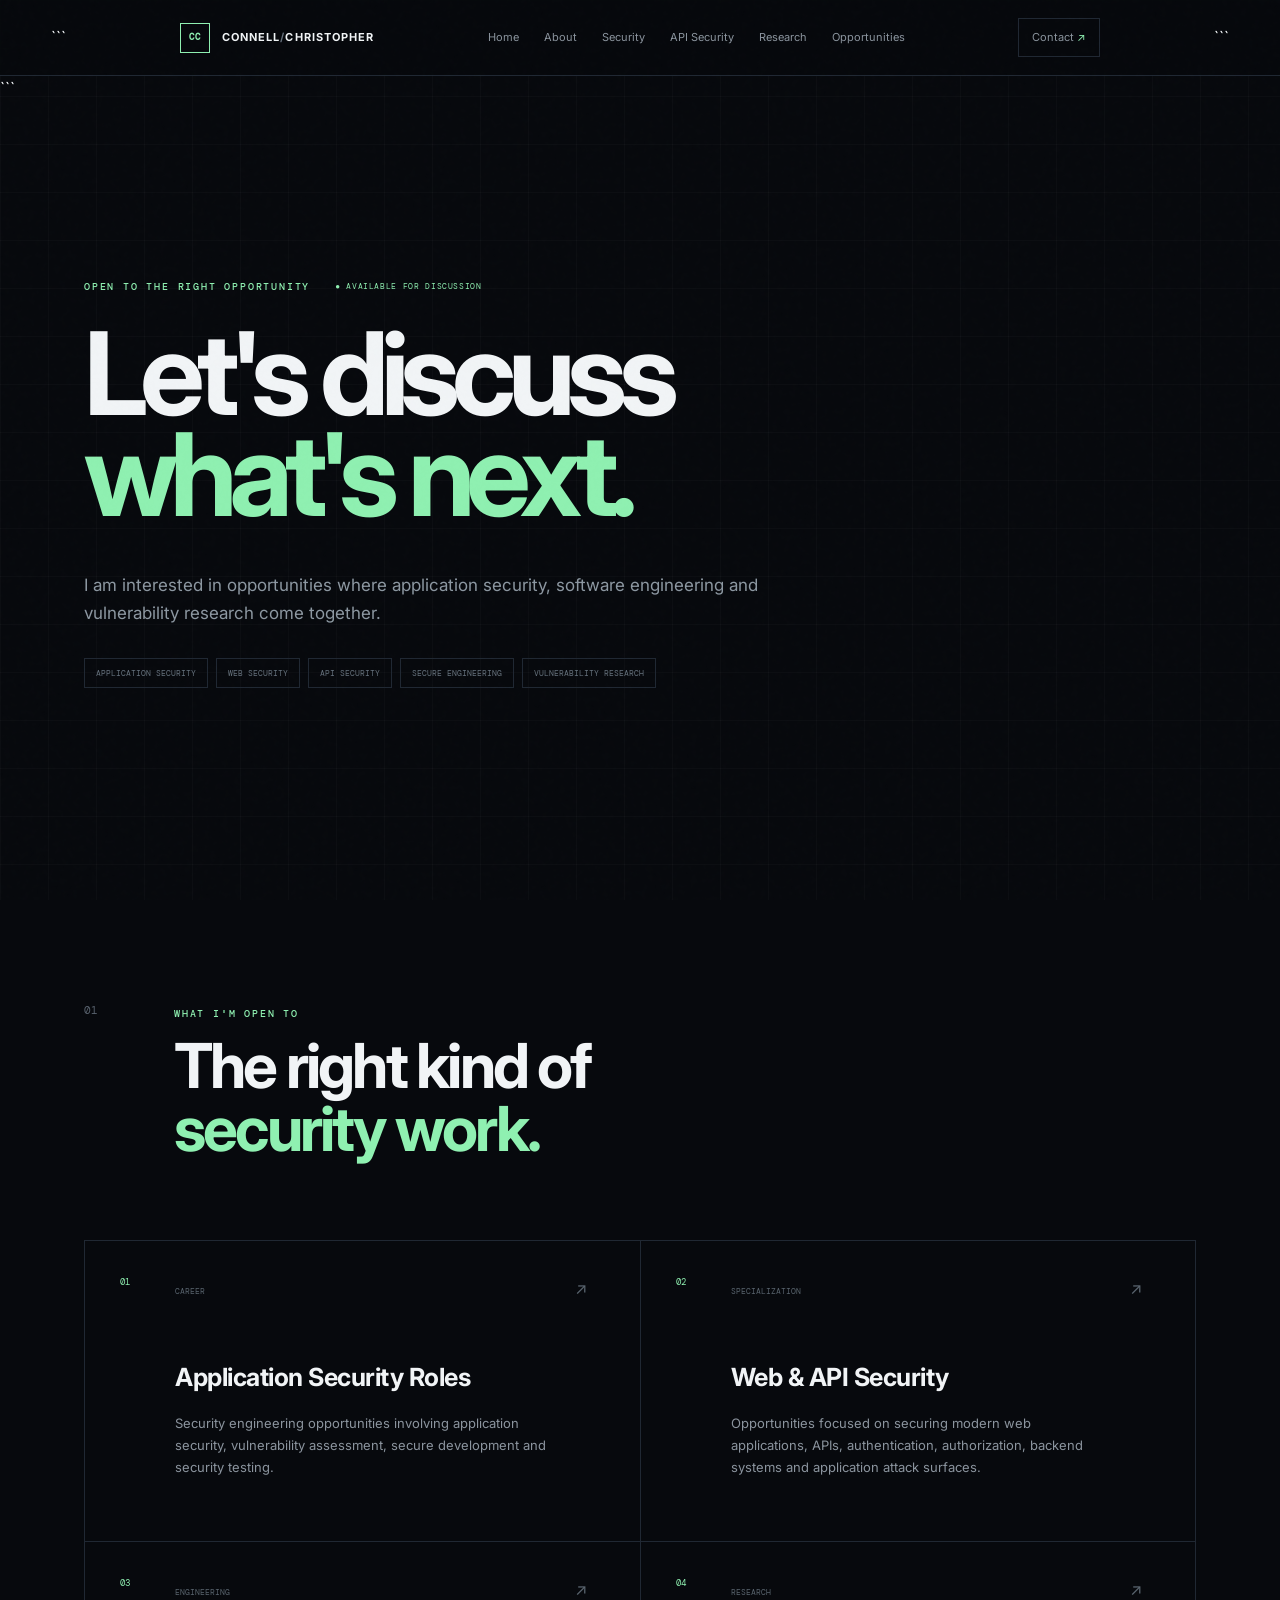
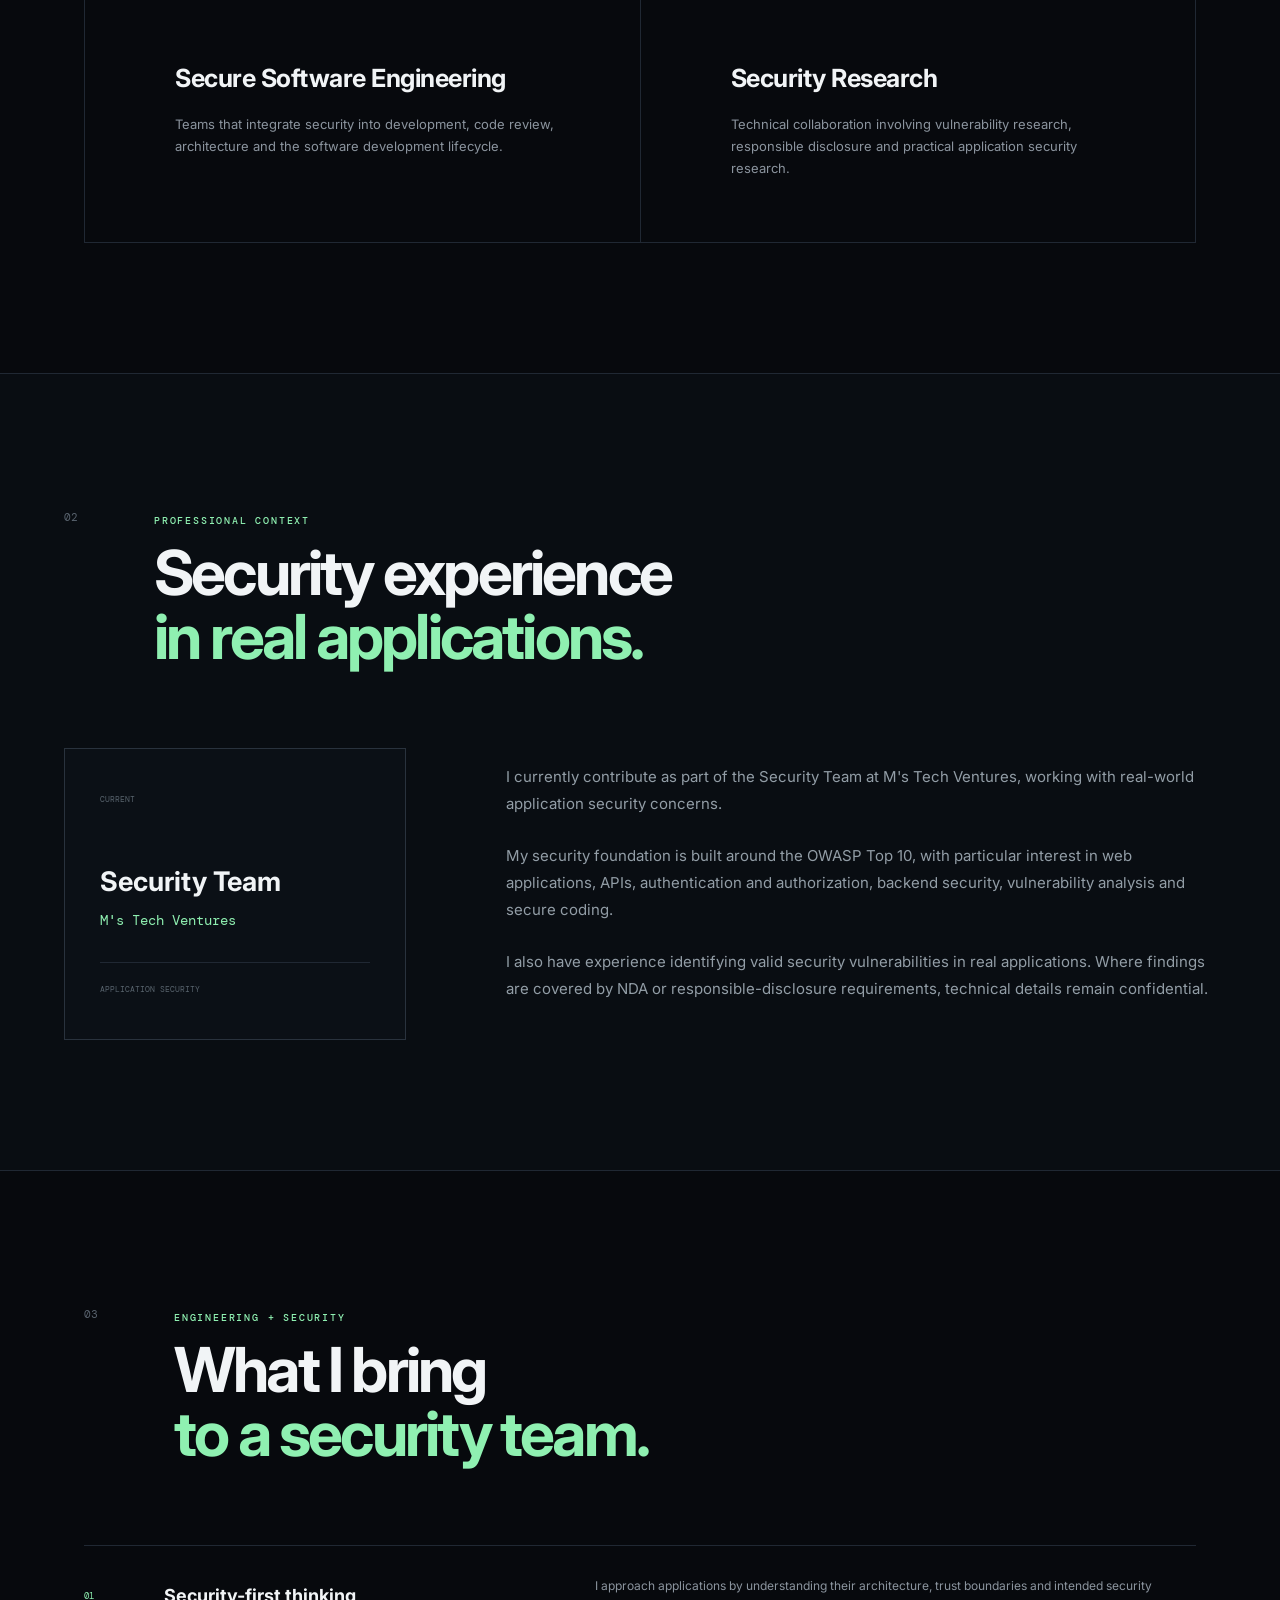
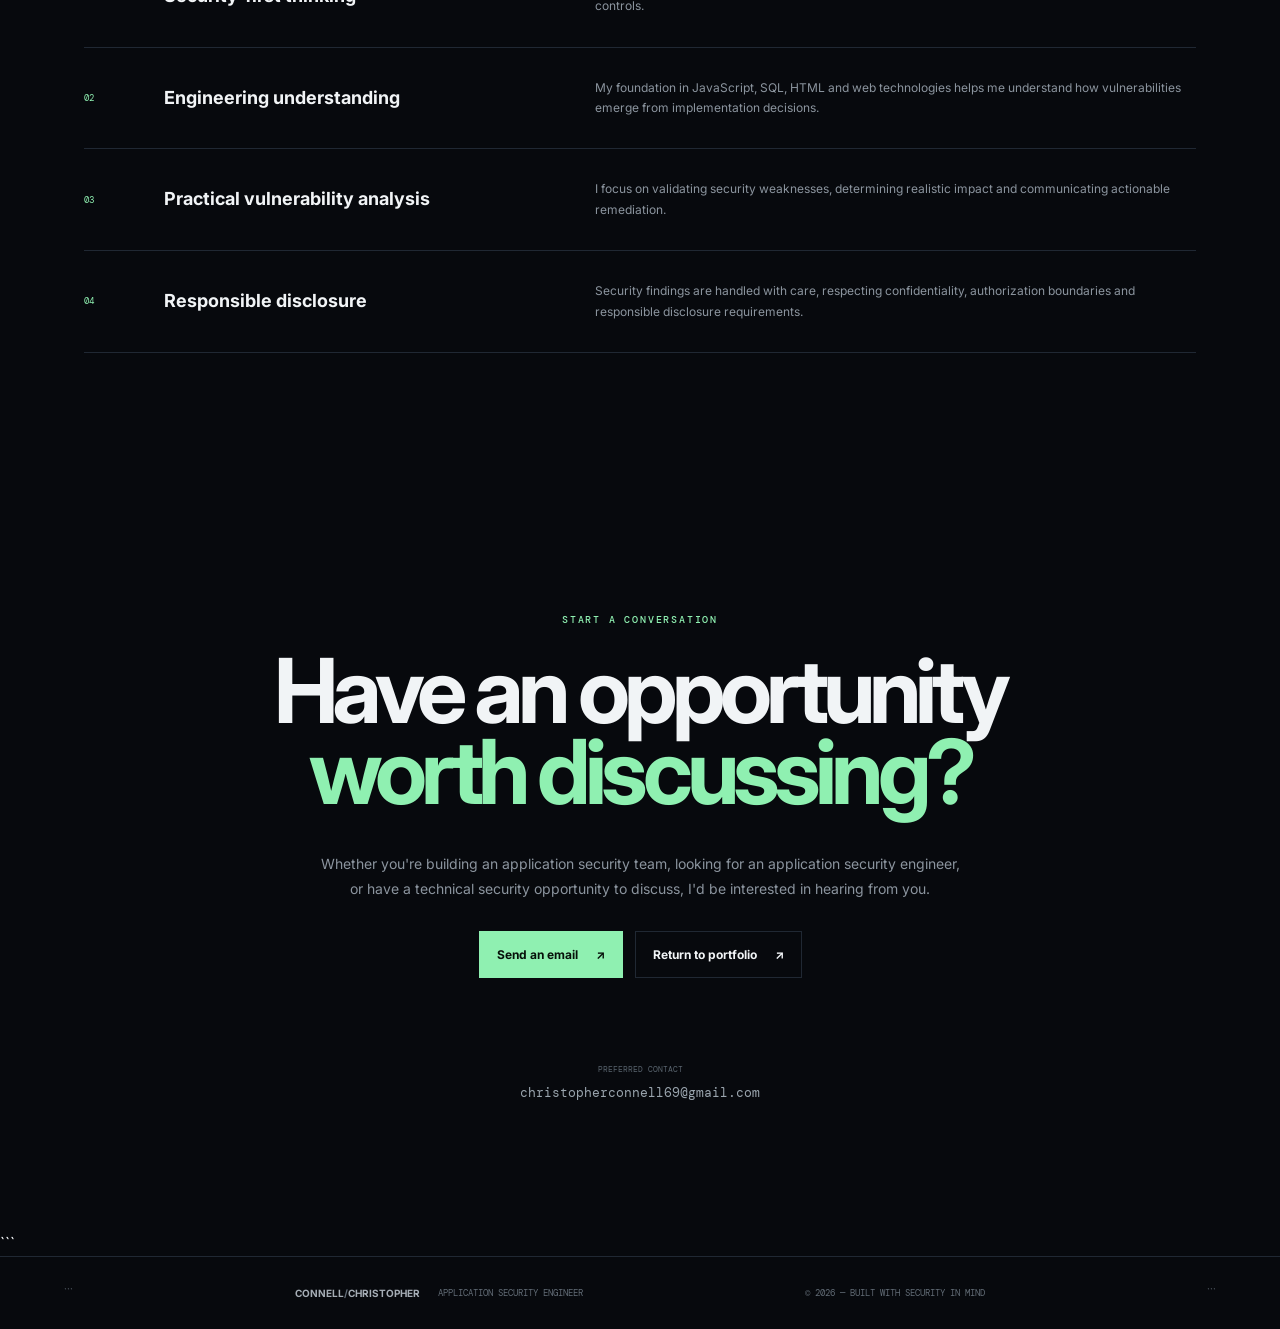
<file: opportunities/index.html>
<!DOCTYPE html>

<html lang="en">
<head>
  <meta charset="UTF-8">
  <meta name="viewport" content="width=device-width, initial-scale=1.0">

<meta name="description"
 content="Discuss an opportunity with Connell Christopher — Application Security Engineer focused on Web Application Security, API Security and Secure Software Engineering.">

  <title>Opportunities — Connell Christopher</title>

  <link rel="preconnect" href="https://fonts.googleapis.com">
  <link rel="preconnect" href="https://fonts.gstatic.com" crossorigin>

  <link
    href="https://fonts.googleapis.com/css2?family=DM+Mono:wght@400;500&family=Inter:wght@400;500;600;700;800&display=swap"
    rel="stylesheet">

  <link rel="stylesheet" href="../styles.css">
</head>

<body>

  <div class="noise"></div>

  <!-- NAVIGATION -->

  <header class="nav">

```
<a class="brand" href="../">
  <span class="brand-mark">CC</span>

  <span>
    CONNELL<span class="muted">/</span>CHRISTOPHER
  </span>
</a>

<nav>
  <a href="../">Home</a>
  <a href="../about/">About</a>
  <a href="../#security">Security</a>
  <a href="../#api">API Security</a>
  <a href="../#research">Research</a>
  <a href="/opportunities/">Opportunities</a>
</nav>

<a class="nav-cta" href="#contact">
  Contact <span>↗</span>
</a>
```

  </header>

  <main>

```
<!-- HERO -->

<section class="section opportunity-hero">

  <div class="opportunity-eyebrow">
    <span class="eyebrow">
      OPEN TO THE RIGHT OPPORTUNITY
    </span>

    <span class="mono opportunity-status">
      ● AVAILABLE FOR DISCUSSION
    </span>
  </div>


  <h1>
    Let's discuss
    <br>
    <em>what's next.</em>
  </h1>


  <p class="opportunity-intro">
    I am interested in opportunities where application security,
    software engineering and vulnerability research come together.
  </p>


  <div class="opportunity-specialization">

    <span>APPLICATION SECURITY</span>
    <span>WEB SECURITY</span>
    <span>API SECURITY</span>
    <span>SECURE ENGINEERING</span>
    <span>VULNERABILITY RESEARCH</span>

  </div>

</section>


<!-- OPPORTUNITY TYPES -->

<section class="section">

  <div class="section-head">

    <span class="section-number">01</span>

    <div>

      <p class="eyebrow">
        WHAT I'M OPEN TO
      </p>

      <h2>
        The right kind of
        <br>
        <em>security work.</em>
      </h2>

    </div>

  </div>


  <div class="opportunity-grid">

    <article class="opportunity-card">

      <span class="opportunity-number">01</span>

      <div>

        <span class="mono card-label">
          CAREER
        </span>

        <h3>
          Application Security Roles
        </h3>

        <p>
          Security engineering opportunities involving
          application security, vulnerability assessment,
          secure development and security testing.
        </p>

      </div>

      <span class="card-arrow">↗</span>

    </article>


    <article class="opportunity-card">

      <span class="opportunity-number">02</span>

      <div>

        <span class="mono card-label">
          SPECIALIZATION
        </span>

        <h3>
          Web & API Security
        </h3>

        <p>
          Opportunities focused on securing modern web
          applications, APIs, authentication, authorization,
          backend systems and application attack surfaces.
        </p>

      </div>

      <span class="card-arrow">↗</span>

    </article>


    <article class="opportunity-card">

      <span class="opportunity-number">03</span>

      <div>

        <span class="mono card-label">
          ENGINEERING
        </span>

        <h3>
          Secure Software Engineering
        </h3>

        <p>
          Teams that integrate security into development,
          code review, architecture and the software
          development lifecycle.
        </p>

      </div>

      <span class="card-arrow">↗</span>

    </article>


    <article class="opportunity-card">

      <span class="opportunity-number">04</span>

      <div>

        <span class="mono card-label">
          RESEARCH
        </span>

        <h3>
          Security Research
        </h3>

        <p>
          Technical collaboration involving vulnerability
          research, responsible disclosure and practical
          application security research.
        </p>

      </div>

      <span class="card-arrow">↗</span>

    </article>

  </div>

</section>


<!-- PROFESSIONAL CONTEXT -->

<section class="section opportunity-dark">

  <div class="section-head">

    <span class="section-number">02</span>

    <div>

      <p class="eyebrow">
        PROFESSIONAL CONTEXT
      </p>

      <h2>
        Security experience
        <br>
        <em>in real applications.</em>
      </h2>

    </div>

  </div>


  <div class="context-layout">

    <div class="context-role">

      <span class="mono">
        CURRENT
      </span>

      <h3>
        Security Team
      </h3>

      <strong>
        M's Tech Ventures
      </strong>

      <span class="context-line"></span>

      <p class="mono">
        APPLICATION SECURITY
      </p>

    </div>


    <div class="context-copy">

      <p>
        I currently contribute as part of the Security Team
        at M's Tech Ventures, working with real-world
        application security concerns.
      </p>

      <p>
        My security foundation is built around the OWASP Top 10,
        with particular interest in web applications, APIs,
        authentication and authorization, backend security,
        vulnerability analysis and secure coding.
      </p>

      <p>
        I also have experience identifying valid security
        vulnerabilities in real applications. Where findings
        are covered by NDA or responsible-disclosure requirements,
        technical details remain confidential.
      </p>

    </div>

  </div>

</section>


<!-- WHAT I BRING -->

<section class="section">

  <div class="section-head">

    <span class="section-number">03</span>

    <div>

      <p class="eyebrow">
        ENGINEERING + SECURITY
      </p>

      <h2>
        What I bring
        <br>
        <em>to a security team.</em>
      </h2>

    </div>

  </div>


  <div class="capability-list">

    <div class="capability-row">

      <span class="mono">01</span>

      <strong>
        Security-first thinking
      </strong>

      <p>
        I approach applications by understanding their
        architecture, trust boundaries and intended security
        controls.
      </p>

    </div>


    <div class="capability-row">

      <span class="mono">02</span>

      <strong>
        Engineering understanding
      </strong>

      <p>
        My foundation in JavaScript, SQL, HTML and web
        technologies helps me understand how vulnerabilities
        emerge from implementation decisions.
      </p>

    </div>


    <div class="capability-row">

      <span class="mono">03</span>

      <strong>
        Practical vulnerability analysis
      </strong>

      <p>
        I focus on validating security weaknesses, determining
        realistic impact and communicating actionable remediation.
      </p>

    </div>


    <div class="capability-row">

      <span class="mono">04</span>

      <strong>
        Responsible disclosure
      </strong>

      <p>
        Security findings are handled with care, respecting
        confidentiality, authorization boundaries and responsible
        disclosure requirements.
      </p>

    </div>

  </div>

</section>


<!-- CONTACT -->

<section class="section opportunity-contact" id="contact">

  <span class="eyebrow">
    START A CONVERSATION
  </span>

  <h2>
    Have an opportunity
    <br>
    <em>worth discussing?</em>
  </h2>

  <p>
    Whether you're building an application security team,
    looking for an application security engineer, or have
    a technical security opportunity to discuss, I'd be
    interested in hearing from you.
  </p>


  <div class="contact-actions">

    <a
      class="button primary"
      href="mailto:christopherconnell69@gmail.com?subject=Application%20Security%20Opportunity"
    >
      Send an email <span>↗</span>
    </a>

    <a
      class="button ghost"
      href="../"
    >
      Return to portfolio <span>↗</span>
    </a>

  </div>


  <div class="contact-note">

    <span class="mono">
      PREFERRED CONTACT
    </span>

    <strong>
      christopherconnell69@gmail.com
    </strong>

  </div>

</section>
```

  </main>

  <footer class="footer">

```
<div>

  <strong>
    CONNELL<span class="muted">/</span>CHRISTOPHER
  </strong>

  <span class="mono">
    APPLICATION SECURITY ENGINEER
  </span>

</div>

<div class="mono">
  © 2026 — BUILT WITH SECURITY IN MIND
</div>
```

  </footer>

</body>
</html>
</file>
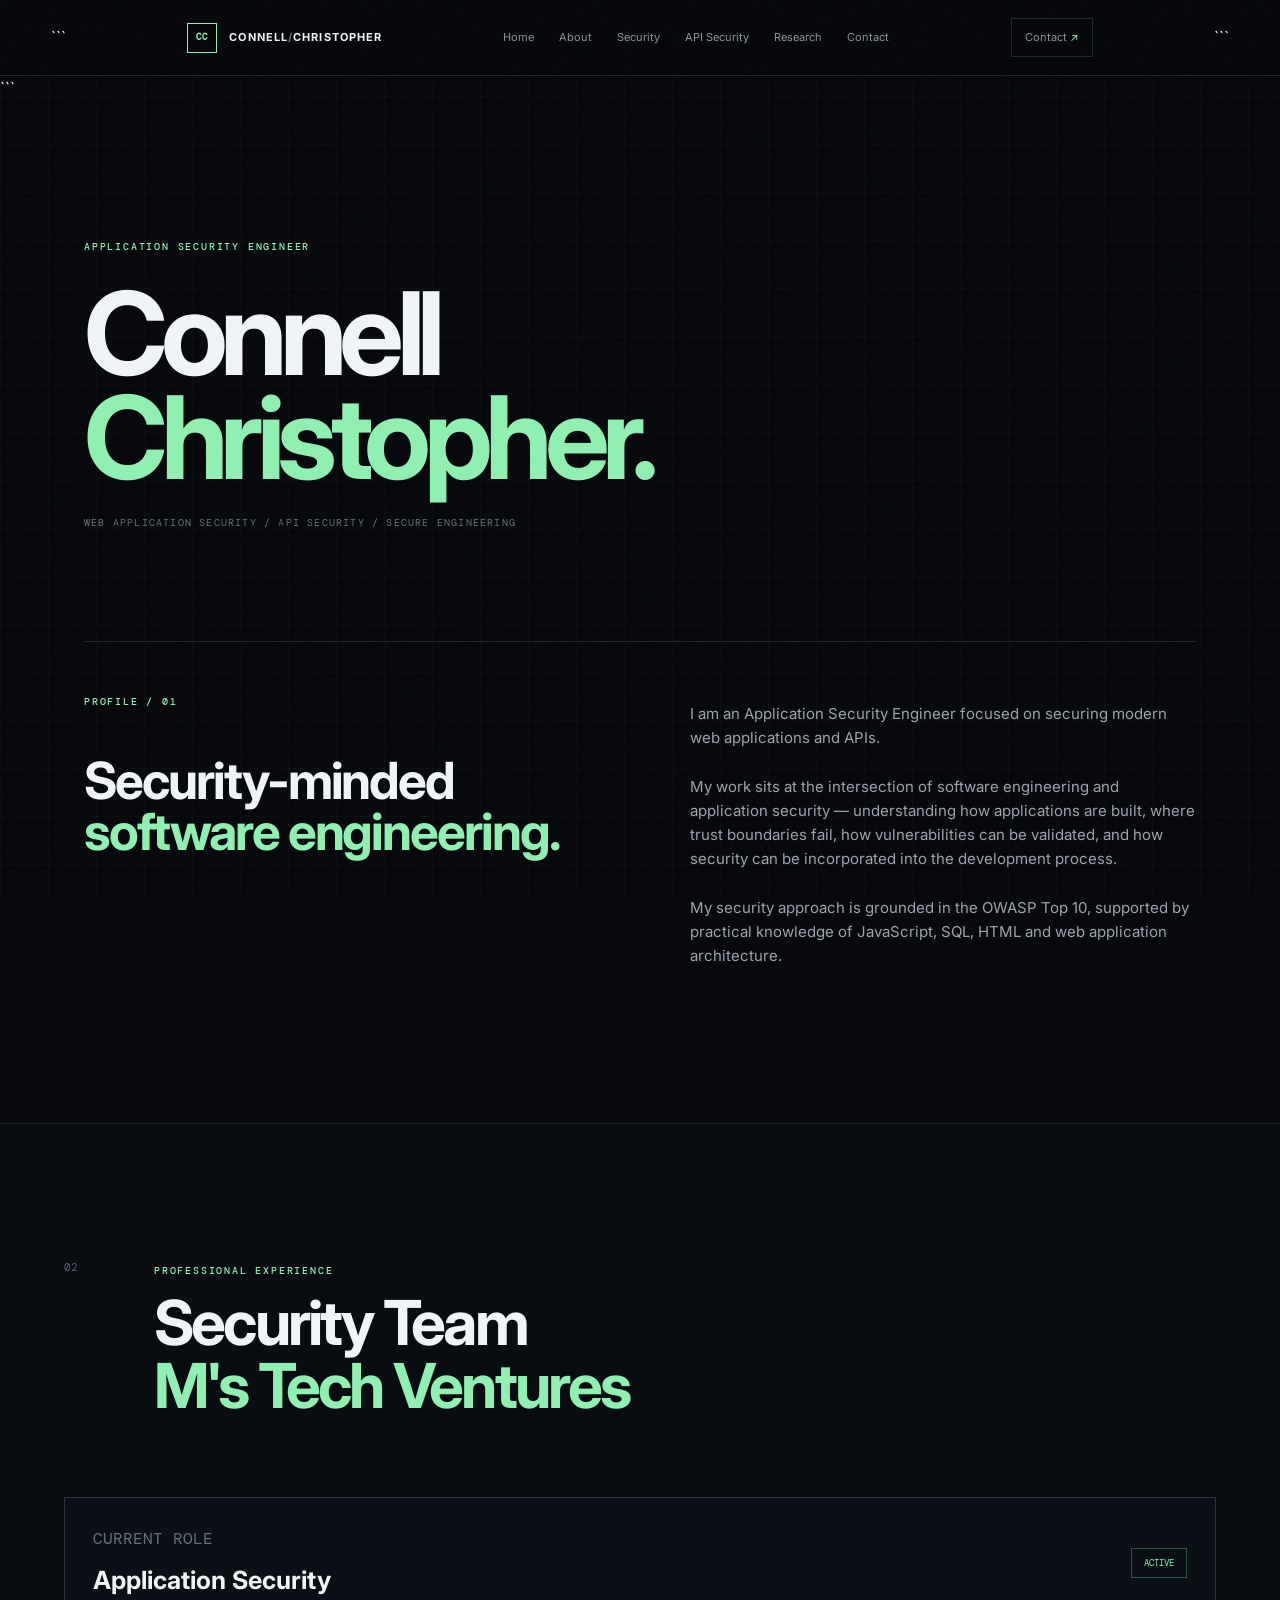
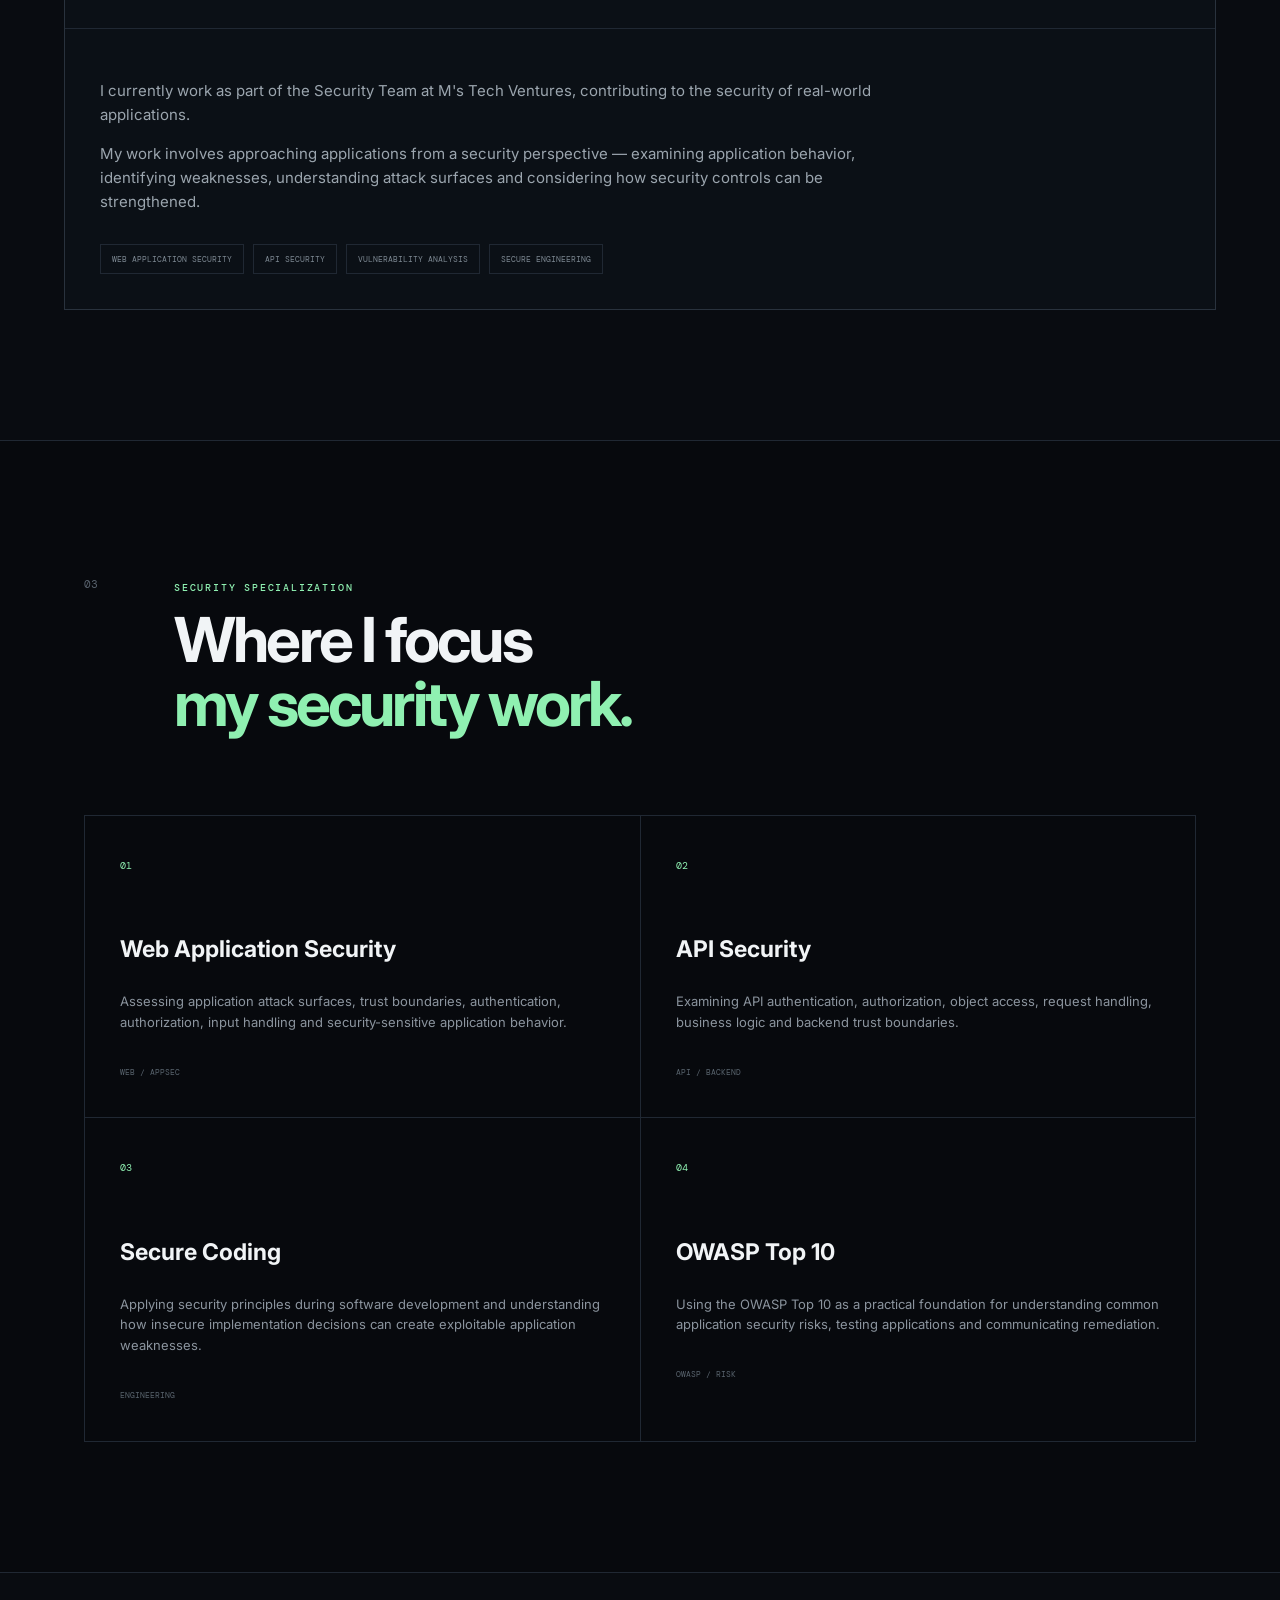
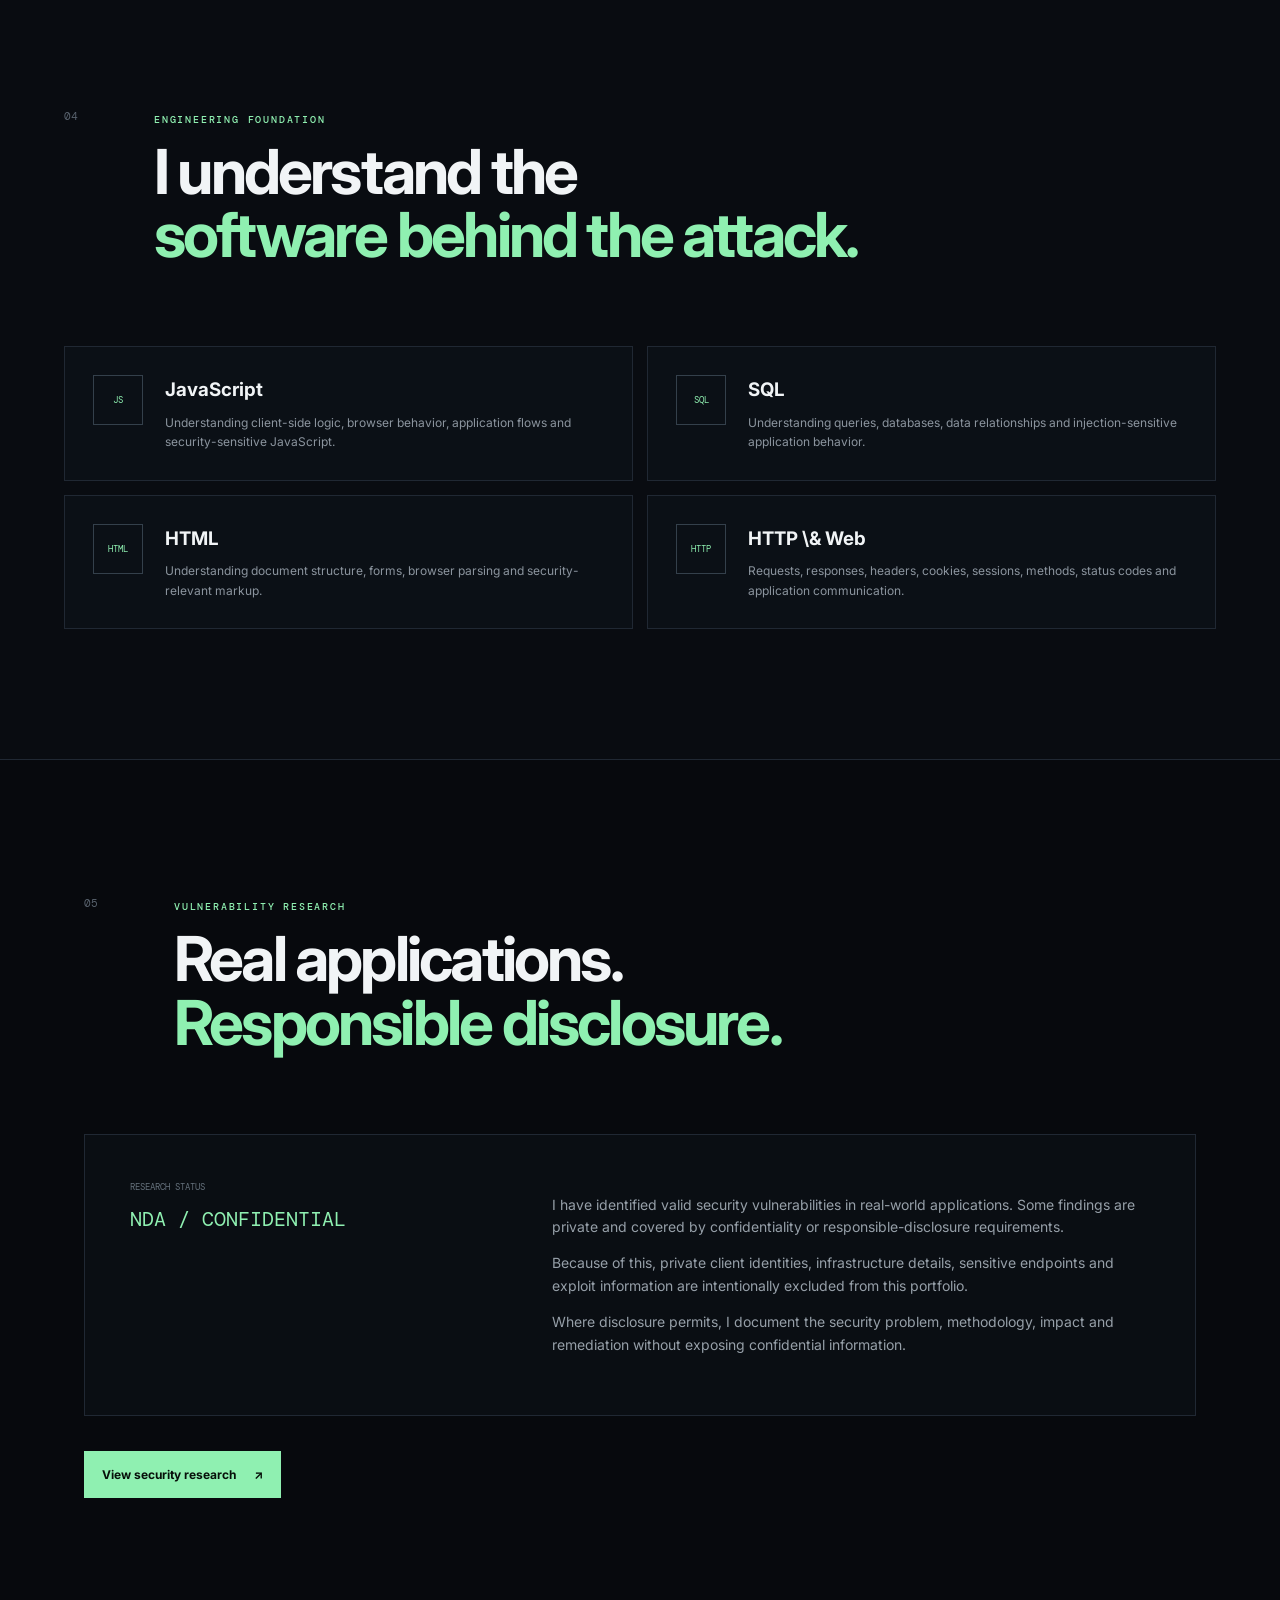
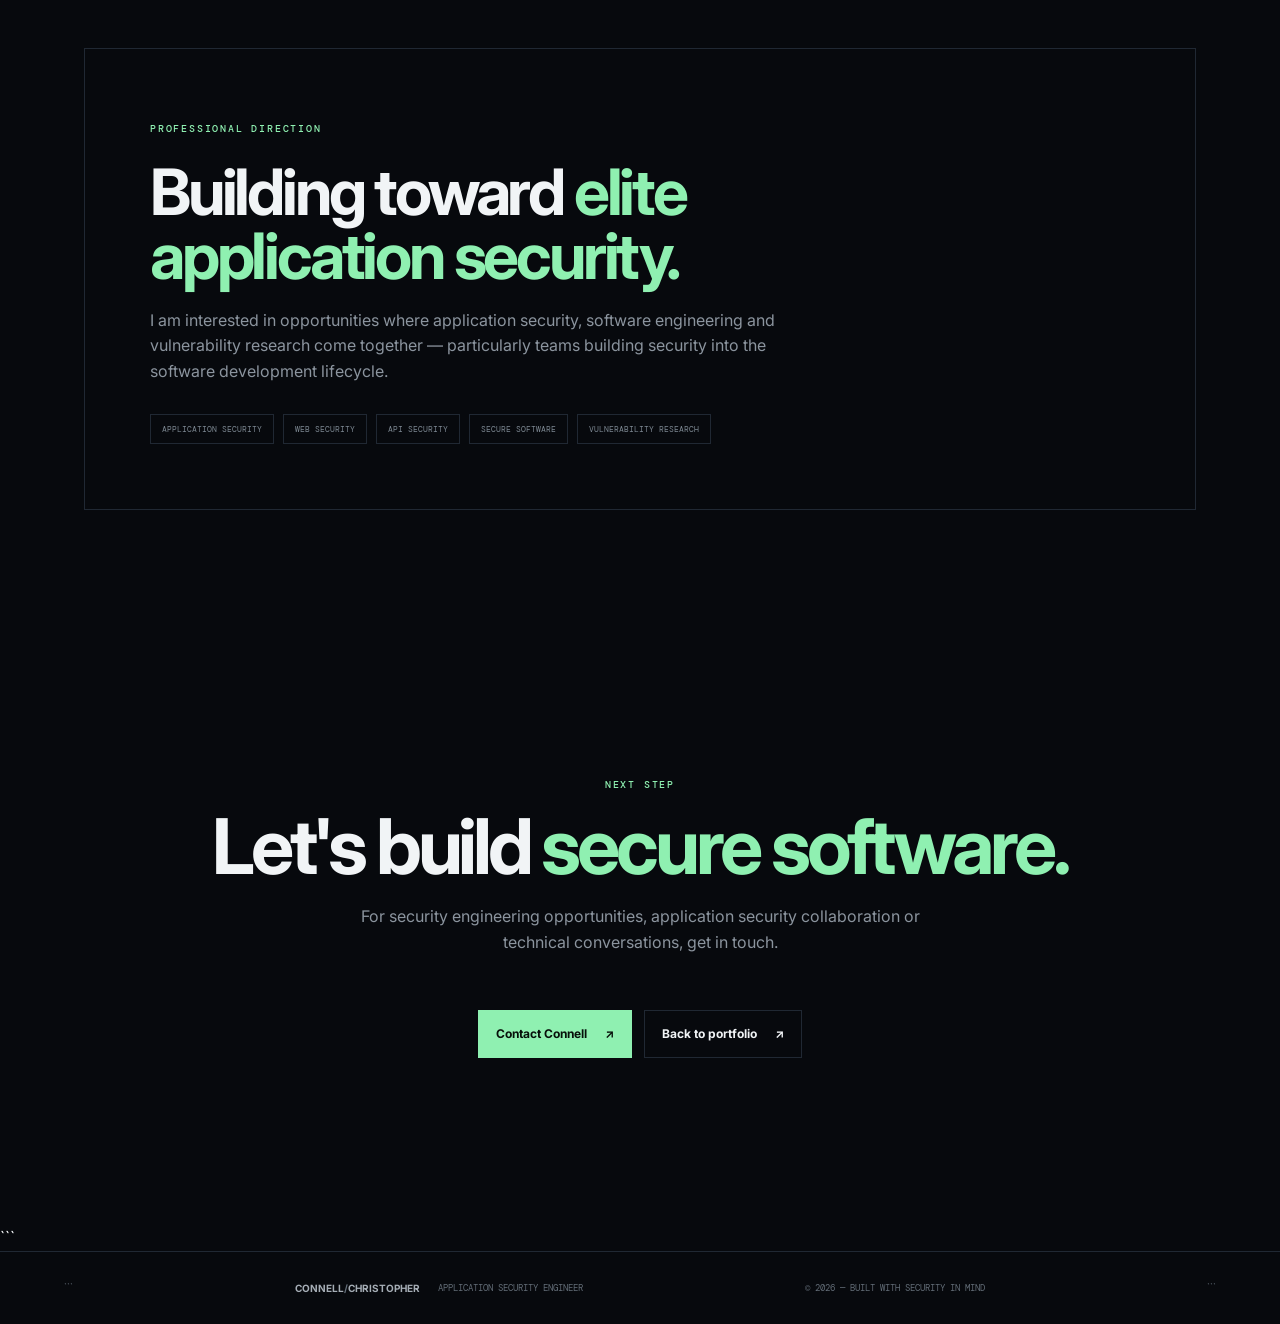
<file: about.html>
<!DOCTYPE html>



<html lang="en">

<head>

&#x20; <meta charset="UTF-8">

&#x20; <meta name="viewport" content="width=device-width, initial-scale=1.0">



<meta name="description"

&#x20;    content="Connell Christopher — Application Security Engineer focused on Web Application Security, API Security and Secure Software Engineering.">



&#x20; <title>About — Connell Christopher | Application Security Engineer</title>



&#x20; <link rel="preconnect" href="https://fonts.googleapis.com">

&#x20; <link rel="preconnect" href="https://fonts.gstatic.com" crossorigin>



&#x20; <link href="https://fonts.googleapis.com/css2?family=DM+Mono:wght@400;500\&family=Inter:wght@400;500;600;700;800\&display=swap" rel="stylesheet">



&#x20; <link rel="stylesheet" href="../styles.css">

</head>



<body>



&#x20; <div class="noise"></div>



&#x20; <!-- NAVIGATION -->



&#x20; <header class="nav">



```

<a class="brand" href="../">

&#x20; <span class="brand-mark">CC</span>



&#x20; <span>

&#x20;   CONNELL<span class="muted">/</span>CHRISTOPHER

&#x20; </span>

</a>



<nav>

&#x20; <a href="../">Home</a>

&#x20; <a href="/about/">About</a>

&#x20; <a href="../#security">Security</a>

&#x20; <a href="../#api">API Security</a>

&#x20; <a href="../#research">Research</a>

&#x20; <a href="../#contact">Contact</a>

</nav>



<a class="nav-cta" href="../#contact">

&#x20; Contact <span>↗</span>

</a>

```



&#x20; </header>



&#x20; <main>



```

<!-- PROFILE HERO -->



<section class="section profile-hero">



&#x20; <div class="profile-heading">



&#x20;   <span class="eyebrow">

&#x20;     APPLICATION SECURITY ENGINEER

&#x20;   </span>



&#x20;   <h1>

&#x20;     Connell

&#x20;     <em>Christopher.</em>

&#x20;   </h1>



&#x20;   <p class="profile-role mono">

&#x20;     WEB APPLICATION SECURITY / API SECURITY / SECURE ENGINEERING

&#x20;   </p>



&#x20; </div>





&#x20; <div class="profile-introduction">



&#x20;   <div>

&#x20;     <span class="eyebrow">PROFILE / 01</span>



&#x20;     <h2>

&#x20;       Security-minded

&#x20;       <em>software engineering.</em>

&#x20;     </h2>

&#x20;   </div>



&#x20;   <div class="profile-copy">



&#x20;     <p>

&#x20;       I am an Application Security Engineer focused on

&#x20;       securing modern web applications and APIs.

&#x20;     </p>



&#x20;     <p>

&#x20;       My work sits at the intersection of software engineering

&#x20;       and application security — understanding how applications

&#x20;       are built, where trust boundaries fail, how vulnerabilities

&#x20;       can be validated, and how security can be incorporated

&#x20;       into the development process.

&#x20;     </p>



&#x20;     <p>

&#x20;       My security approach is grounded in the OWASP Top 10,

&#x20;       supported by practical knowledge of JavaScript, SQL,

&#x20;       HTML and web application architecture.

&#x20;     </p>



&#x20;   </div>



&#x20; </div>



</section>





<!-- CURRENT ROLE -->



<section class="section profile-dark">



&#x20; <div class="section-head">



&#x20;   <span class="section-number">02</span>



&#x20;   <div>



&#x20;     <p class="eyebrow">

&#x20;       PROFESSIONAL EXPERIENCE

&#x20;     </p>



&#x20;     <h2>

&#x20;       Security Team

&#x20;       <br>

&#x20;       <em>M's Tech Ventures</em>

&#x20;     </h2>



&#x20;   </div>



&#x20; </div>





&#x20; <div class="experience-card">



&#x20;   <div class="experience-top">



&#x20;     <div>



&#x20;       <span class="mono dim">

&#x20;         CURRENT ROLE

&#x20;       </span>



&#x20;       <h3>

&#x20;         Application Security

&#x20;       </h3>



&#x20;     </div>



&#x20;     <span class="status">

&#x20;       ACTIVE

&#x20;     </span>



&#x20;   </div>





&#x20;   <div class="experience-content">



&#x20;     <p>

&#x20;       I currently work as part of the Security Team at

&#x20;       M's Tech Ventures, contributing to the security of

&#x20;       real-world applications.

&#x20;     </p>



&#x20;     <p>

&#x20;       My work involves approaching applications from a

&#x20;       security perspective — examining application behavior,

&#x20;       identifying weaknesses, understanding attack surfaces

&#x20;       and considering how security controls can be strengthened.

&#x20;     </p>



&#x20;     <div class="experience-focus">



&#x20;       <span>WEB APPLICATION SECURITY</span>

&#x20;       <span>API SECURITY</span>

&#x20;       <span>VULNERABILITY ANALYSIS</span>

&#x20;       <span>SECURE ENGINEERING</span>



&#x20;     </div>



&#x20;   </div>



&#x20; </div>



</section>





<!-- SECURITY FOCUS -->



<section class="section">



&#x20; <div class="section-head">



&#x20;   <span class="section-number">03</span>



&#x20;   <div>



&#x20;     <p class="eyebrow">

&#x20;       SECURITY SPECIALIZATION

&#x20;     </p>



&#x20;     <h2>

&#x20;       Where I focus

&#x20;       <br>

&#x20;       <em>my security work.</em>

&#x20;     </h2>



&#x20;   </div>



&#x20; </div>





&#x20; <div class="focus-grid">



&#x20;   <article class="focus-card">



&#x20;     <span class="focus-number">01</span>



&#x20;     <h3>

&#x20;       Web Application Security

&#x20;     </h3>



&#x20;     <p>

&#x20;       Assessing application attack surfaces, trust boundaries,

&#x20;       authentication, authorization, input handling and

&#x20;       security-sensitive application behavior.

&#x20;     </p>



&#x20;     <span class="mono focus-tag">

&#x20;       WEB / APPSEC

&#x20;     </span>



&#x20;   </article>





&#x20;   <article class="focus-card">



&#x20;     <span class="focus-number">02</span>



&#x20;     <h3>

&#x20;       API Security

&#x20;     </h3>



&#x20;     <p>

&#x20;       Examining API authentication, authorization,

&#x20;       object access, request handling, business logic

&#x20;       and backend trust boundaries.

&#x20;     </p>



&#x20;     <span class="mono focus-tag">

&#x20;       API / BACKEND

&#x20;     </span>



&#x20;   </article>





&#x20;   <article class="focus-card">



&#x20;     <span class="focus-number">03</span>



&#x20;     <h3>

&#x20;       Secure Coding

&#x20;     </h3>



&#x20;     <p>

&#x20;       Applying security principles during software development

&#x20;       and understanding how insecure implementation decisions

&#x20;       can create exploitable application weaknesses.

&#x20;     </p>



&#x20;     <span class="mono focus-tag">

&#x20;       ENGINEERING

&#x20;     </span>



&#x20;   </article>





&#x20;   <article class="focus-card">



&#x20;     <span class="focus-number">04</span>



&#x20;     <h3>

&#x20;       OWASP Top 10

&#x20;     </h3>



&#x20;     <p>

&#x20;       Using the OWASP Top 10 as a practical foundation for

&#x20;       understanding common application security risks,

&#x20;       testing applications and communicating remediation.

&#x20;     </p>



&#x20;     <span class="mono focus-tag">

&#x20;       OWASP / RISK

&#x20;     </span>



&#x20;   </article>



&#x20; </div>



</section>





<!-- ENGINEERING FOUNDATION -->



<section class="section profile-dark">



&#x20; <div class="section-head">



&#x20;   <span class="section-number">04</span>



&#x20;   <div>



&#x20;     <p class="eyebrow">

&#x20;       ENGINEERING FOUNDATION

&#x20;     </p>



&#x20;     <h2>

&#x20;       I understand the

&#x20;       <br>

&#x20;       <em>software behind the attack.</em>

&#x20;     </h2>



&#x20;   </div>



&#x20; </div>





&#x20; <div class="technology-grid">



&#x20;   <div class="technology">



&#x20;     <span class="technology-icon">

&#x20;       JS

&#x20;     </span>



&#x20;     <div>



&#x20;       <h3>JavaScript</h3>



&#x20;       <p>

&#x20;         Understanding client-side logic, browser behavior,

&#x20;         application flows and security-sensitive JavaScript.

&#x20;       </p>



&#x20;     </div>



&#x20;   </div>





&#x20;   <div class="technology">



&#x20;     <span class="technology-icon">

&#x20;       SQL

&#x20;     </span>



&#x20;     <div>



&#x20;       <h3>SQL</h3>



&#x20;       <p>

&#x20;         Understanding queries, databases, data relationships

&#x20;         and injection-sensitive application behavior.

&#x20;       </p>



&#x20;     </div>



&#x20;   </div>





&#x20;   <div class="technology">



&#x20;     <span class="technology-icon">

&#x20;       HTML

&#x20;     </span>



&#x20;     <div>



&#x20;       <h3>HTML</h3>



&#x20;       <p>

&#x20;         Understanding document structure, forms, browser

&#x20;         parsing and security-relevant markup.

&#x20;       </p>



&#x20;     </div>



&#x20;   </div>





&#x20;   <div class="technology">



&#x20;     <span class="technology-icon">

&#x20;       HTTP

&#x20;     </span>



&#x20;     <div>



&#x20;       <h3>HTTP \& Web</h3>



&#x20;       <p>

&#x20;         Requests, responses, headers, cookies, sessions,

&#x20;         methods, status codes and application communication.

&#x20;       </p>



&#x20;     </div>



&#x20;   </div>



&#x20; </div>



</section>





<!-- SECURITY RESEARCH -->



<section class="section">



&#x20; <div class="section-head">



&#x20;   <span class="section-number">05</span>



&#x20;   <div>



&#x20;     <p class="eyebrow">

&#x20;       VULNERABILITY RESEARCH

&#x20;     </p>



&#x20;     <h2>

&#x20;       Real applications.

&#x20;       <br>

&#x20;       <em>Responsible disclosure.</em>

&#x20;     </h2>



&#x20;   </div>



&#x20; </div>





&#x20; <div class="research-profile">



&#x20;   <div>



&#x20;     <span class="research-label mono">

&#x20;       RESEARCH STATUS

&#x20;     </span>



&#x20;     <strong>

&#x20;       NDA / CONFIDENTIAL

&#x20;     </strong>



&#x20;   </div>





&#x20;   <div>



&#x20;     <p>

&#x20;       I have identified valid security vulnerabilities in

&#x20;       real-world applications. Some findings are private and

&#x20;       covered by confidentiality or responsible-disclosure

&#x20;       requirements.

&#x20;     </p>



&#x20;     <p>

&#x20;       Because of this, private client identities, infrastructure

&#x20;       details, sensitive endpoints and exploit information are

&#x20;       intentionally excluded from this portfolio.

&#x20;     </p>



&#x20;     <p>

&#x20;       Where disclosure permits, I document the security problem,

&#x20;       methodology, impact and remediation without exposing

&#x20;       confidential information.

&#x20;     </p>



&#x20;   </div>



&#x20; </div>





&#x20; <a class="button primary" href="../#research">

&#x20;   View security research <span>↗</span>

&#x20; </a>



</section>





<!-- CAREER DIRECTION -->



<section class="section career-section">



&#x20; <div class="career-card">



&#x20;   <span class="eyebrow">

&#x20;     PROFESSIONAL DIRECTION

&#x20;   </span>



&#x20;   <h2>

&#x20;     Building toward

&#x20;     <em>elite application security.</em>

&#x20;   </h2>



&#x20;   <p>

&#x20;     I am interested in opportunities where application security,

&#x20;     software engineering and vulnerability research come together

&#x20;     — particularly teams building security into the software

&#x20;     development lifecycle.

&#x20;   </p>



&#x20;   <div class="career-tags">



&#x20;     <span>APPLICATION SECURITY</span>

&#x20;     <span>WEB SECURITY</span>

&#x20;     <span>API SECURITY</span>

&#x20;     <span>SECURE SOFTWARE</span>

&#x20;     <span>VULNERABILITY RESEARCH</span>



&#x20;   </div>



&#x20; </div>



</section>





<!-- CTA -->



<section class="section profile-contact">



&#x20; <span class="eyebrow">

&#x20;   NEXT STEP

&#x20; </span>



&#x20; <h2>

&#x20;   Let's build

&#x20;   <em>secure software.</em>

&#x20; </h2>



&#x20; <p>

&#x20;   For security engineering opportunities, application security

&#x20;   collaboration or technical conversations, get in touch.

&#x20; </p>



&#x20; <div class="contact-actions">



&#x20;   <a class="button primary" href="../#contact">

&#x20;     Contact Connell <span>↗</span>

&#x20;   </a>



&#x20;   <a class="button ghost" href="../">

&#x20;     Back to portfolio <span>↗</span>

&#x20;   </a>



&#x20; </div>



</section>

```



&#x20; </main>



&#x20; <footer class="footer">



```

<div>

&#x20; <strong>

&#x20;   CONNELL<span class="muted">/</span>CHRISTOPHER

&#x20; </strong>



&#x20; <span class="mono">

&#x20;   APPLICATION SECURITY ENGINEER

&#x20; </span>

</div>



<div class="mono">

&#x20; © 2026 — BUILT WITH SECURITY IN MIND

</div>

```



&#x20; </footer>



</body>

</html>
</file>
<file: styles.css>
:root {
    --bg:#07090d;
    --panel:#0c1016;
    --panel2:#10151d;
    --text:#f1f4f6;
    --muted:#8b949e;
    --line:#202833;
    --accent:#8ff0b1;
    --accent2:#b6a1ff;
    --max:1240px;
}

* {
    box-sizing:border-box;
}

html {
    scroll-behavior:smooth;
}

body {
    margin:0;
    background:var(--bg);
    color:var(--text);
    font-family:Inter,system-ui,sans-serif;
    line-height:1.6;
}

body:before {
    content:"";
    position:fixed;
    inset:0;
    background-image:linear-gradient(rgba(255,255,255,.025) 1px,transparent 1px),linear-gradient(90deg,rgba(255,255,255,.025) 1px,transparent 1px);
    background-size:48px 48px;
    pointer-events:none;
    z-index:-2;
}

.noise {
    position:fixed;
    inset:0;
    opacity:.025;
    pointer-events:none;
    z-index:20;
    background-image:url("data:image/svg+xml,%3Csvg viewBox='0 0 180 180' xmlns='http://www.w3.org/2000/svg'%3E%3Cfilter id='n'%3E%3CfeTurbulence type='fractalNoise' baseFrequency='.8' numOctaves='4' stitchTiles='stitch'/%3E%3C/filter%3E%3Crect width='100%25' height='100%25' filter='url(%23n)' opacity='.5'/%3E%3C/svg%3E");
}

.cursor-glow {
    position:fixed;
    width:420px;
    height:420px;
    border-radius:50%;
    background:radial-gradient(circle,rgba(143,240,177,.07),transparent 65%);
    pointer-events:none;
    transform:translate(-50%,-50%);
    z-index:-1;
}

.mono {
    font-family:"DM Mono",monospace;
}

.muted,.dim {
    color:#66717c;
}

.nav {
    height:76px;
    border-bottom:1px solid var(--line);
    display:flex;
    align-items:center;
    justify-content:space-between;
    padding:0 4vw;
    position:sticky;
    top:0;
    background:rgba(7,9,13,.82);
    backdrop-filter:blur(18px);
    z-index:10;
}

.brand {
    display:flex;
    align-items:center;
    gap:12px;
    color:var(--text);
    text-decoration:none;
    font-size:11px;
    letter-spacing:.1em;
    font-weight:700;
}

.brand-mark {
    display:grid;
    place-items:center;
    width:30px;
    height:30px;
    border:1px solid var(--accent);
    color:var(--accent);
    font-family:"DM Mono";
    font-size:9px;
}

.nav nav {
    display:flex;
    gap:25px;
}

.nav nav a,.nav-cta {
    font-size:11px;
    color:var(--muted);
    text-decoration:none;
}

.nav nav a:hover,.nav-cta:hover {
    color:var(--text);
}

.nav-cta {
    border:1px solid var(--line);
    padding:10px 13px;
}

.nav-cta span {
    color:var(--accent);
}

.section {
    max-width:var(--max);
    margin:auto;
    padding:130px 5vw;
}

.hero {
    min-height:calc(100vh - 76px);
    display:grid;
    grid-template-columns:1.1fr .9fr;
    gap:8vw;
    align-items:center;
    padding-top:100px;
}

.eyebrow {
    font:500 10px "DM Mono";
    letter-spacing:.18em;
    color:var(--accent);
    text-transform:uppercase;
}

.pulse,.live i {
    display:inline-block;
    width:7px;
    height:7px;
    border-radius:50%;
    background:var(--accent);
    box-shadow:0 0 14px var(--accent);
    margin-right:8px;
}

.hero h1 {
    font-size:clamp(48px,6.5vw,88px);
    line-height:.98;
    letter-spacing:-.055em;
    margin:24px 0;
}

.hero h1 em,h2 em,h3 em {
    font-style:normal;
    color:var(--accent);
}

.lead {
    font-size:17px;
    color:#aab3bb;
    max-width:690px;
}

.hero-actions,.contact-actions {
    display:flex;
    gap:12px;
    flex-wrap:wrap;
    margin:30px 0;
}

.button {
    display:inline-flex;
    gap:18px;
    align-items:center;
    padding:13px 17px;
    text-decoration:none;
    font-size:12px;
    font-weight:700;
    border:1px solid var(--line);
    transition:.25s;
}

.button.primary {
    background:var(--accent);
    color:#07100a;
    border-color:var(--accent);
}

.button.ghost {
    color:var(--text);
}

.button:hover {
    transform:translateY(-2px);
}

.hero-meta {
    display:flex;
    gap:18px;
    flex-wrap:wrap;
    color:#6f7983;
    font-size:9px;
    border-top:1px solid var(--line);
    padding-top:18px;
}

.system-card {
    border:1px solid #28313c;
    background:linear-gradient(145deg,#10161e,#090c11);
    padding:25px;
    box-shadow:0 25px 80px rgba(0,0,0,.35);
}

.card-top {
    display:flex;
    justify-content:space-between;
    font:9px "DM Mono";
    color:#6d7884;
    border-bottom:1px solid var(--line);
    padding-bottom:16px;
}

.live {
    color:var(--accent);
}

.live i {
    width:5px;
    height:5px;
    margin-right:4px;
}

.system-title {
    font:600 23px "DM Mono";
    margin:30px 0;
}

.meter-row {
    display:flex;
    justify-content:space-between;
    font:9px "DM Mono";
    color:#7f8994;
    margin:17px 0 7px;
}

.meter-row b {
    color:var(--accent);
}

.meter {
    height:3px;
    background:#1d242c;
}

.meter i,.bar i {
    display:block;
    height:100%;
    background:var(--accent);
    box-shadow:0 0 10px rgba(143,240,177,.25);
}

.system-grid {
    display:grid;
    grid-template-columns:1fr 1fr;
    border-top:1px solid var(--line);
    margin-top:28px;
}

.system-grid div {
    padding:16px 0;
    border-bottom:1px solid var(--line);
}

.system-grid div:nth-child(odd) {
    border-right:1px solid var(--line);
    padding-right:12px;
}

.system-grid div:nth-child(even) {
    padding-left:12px;
}

.system-grid small {
    display:block;
    color:#68727d;
    font:8px "DM Mono";
}

.system-grid strong {
    font:11px "DM Mono";
    display:block;
    margin-top:4px;
}

.floating-code {
    background:#0a0d12;
    border:1px solid var(--line);
    padding:15px;
    position:relative;
    left:-50px;
    top:-20px;
    width:calc(100% + 20px);
    font-size:9px;
    line-height:1.8;
    color:#b7c0c9;
    box-shadow:0 15px 50px #000;
}

.floating-code span:not(.dim) {
    color:var(--accent);
}

.ticker {
    max-width:none;
    border-top:1px solid var(--line);
    border-bottom:1px solid var(--line);
    padding:17px 5vw;
    display:flex;
    justify-content:center;
    gap:40px;
    flex-wrap:wrap;
    color:#626c76;
    font-size:9px;
}

.section-head {
    display:grid;
    grid-template-columns:70px 1fr;
    gap:20px;
    margin-bottom:65px;
}

.section-number {
    font:11px "DM Mono";
    color:#58626d;
    padding-top:6px;
}

.section-head h2 {
    font-size:clamp(36px,5vw,62px);
    line-height:1.03;
    letter-spacing:-.045em;
    margin:14px 0;
}

.intro-grid {
    display:grid;
    grid-template-columns:2fr 1fr 1fr 1fr;
    gap:30px;
}

.large-copy {
    font-size:19px;
    color:#b4bdc5;
    max-width:680px;
}

.principle {
    border-left:1px solid var(--line);
    padding-left:20px;
}

.principle span {
    font:10px "DM Mono";
    color:var(--accent);
}

.principle strong {
    display:block;
    margin-top:30px;
    font-size:13px;
}

.principle p {
    font-size:12px;
    color:var(--muted);
}

.owasp-lab {
    margin-top:90px;
    border:1px solid var(--line);
    background:#090c11;
}

.lab-head {
    padding:28px;
    border-bottom:1px solid var(--line);
    display:flex;
    justify-content:space-between;
}

.lab-head h3 {
    font-size:22px;
    margin:7px 0;
}

.owasp-grid {
    display:grid;
    grid-template-columns:repeat(2,1fr);
    border-bottom:1px solid var(--line);
}

.risk {
    background:none;
    color:#a5afb8;
    border:0;
    border-right:1px solid var(--line);
    border-bottom:1px solid var(--line);
    padding:17px;
    text-align:left;
    font:11px "DM Mono";
    cursor:pointer;
}

.risk span {
    color:#56616c;
    margin-right:15px;
}

.risk.active,.risk:hover {
    color:var(--text);
    background:#0f151b;
}

.risk.active span {
    color:var(--accent);
}

.lab-detail {
    padding:32px;
}

.detail-code {
    color:var(--accent);
    font-size:9px;
}

.lab-detail h4 {
    font-size:27px;
    margin:10px 0;
}

.lab-detail p {
    color:var(--muted);
    max-width:700px;
}

.flow {
    display:flex;
    align-items:center;
    gap:16px;
    flex-wrap:wrap;
    margin-top:25px;
    font-size:9px;
    color:#8d98a2;
}

.flow b {
    color:var(--accent);
}

.dark-section {
    max-width:none;
    background:#090c11;
    border-top:1px solid var(--line);
    border-bottom:1px solid var(--line);
}

.dark-section>* {
    max-width:var(--max);
    margin-left:auto;
    margin-right:auto;
}

.api-layout {
    display:grid;
    grid-template-columns:1.2fr .8fr;
    gap:70px;
    align-items:center;
}

.api-terminal {
    border:1px solid #28313b;
    background:#06080b;
    box-shadow:0 30px 90px #000;
}

.terminal-bar {
    height:38px;
    border-bottom:1px solid var(--line);
    display:flex;
    align-items:center;
    gap:6px;
    padding:0 14px;
}

.terminal-bar span {
    width:7px;
    height:7px;
    border-radius:50%;
    background:#3a434d;
}

.terminal-bar b {
    margin-left:10px;
    color:#606a75;
    font:9px "DM Mono";
    font-weight:400;
}

.api-terminal pre {
    margin:0;
    padding:28px;
    font-size:10px;
    line-height:1.8;
    overflow:auto;
}

.purple {
    color:var(--accent2);
}

.key {
    color:#c9d8ff;
}

.str {
    color:#d9b9ff;
}

.ok {
    color:var(--accent);
}

.api-copy h3 {
    font-size:32px;
    line-height:1.1;
}

.api-copy p {
    color:var(--muted);
}

.check-list {
    padding:0;
    list-style:none;
}

.check-list li {
    border-bottom:1px solid var(--line);
    padding:12px 0;
    font-size:12px;
}

.check-list li:before {
    content:"✓";
    color:var(--accent);
    font-family:"DM Mono";
    margin-right:12px;
}

.architecture {
    display:flex;
    align-items:center;
    justify-content:space-between;
    gap:10px;
    margin-top:80px;
    overflow:auto;
    padding-bottom:10px;
}

.arch-node {
    min-width:130px;
    border:1px solid var(--line);
    padding:18px;
    font:10px "DM Mono";
    background:#0d1218;
}

.arch-node small {
    display:block;
    color:#626d77;
    font-size:8px;
    margin-top:6px;
}

.architecture>i {
    color:var(--accent);
    font-style:normal;
}

.research-intro {
    display:grid;
    grid-template-columns:2fr 1fr;
    gap:80px;
    align-items:center;
}

.nda-badge {
    border:1px solid #2a343f;
    padding:25px;
    text-align:center;
}

.nda-badge span {
    font:9px "DM Mono";
    color:#65717c;
}

.nda-badge strong {
    display:block;
    font:22px "DM Mono";
    margin:10px 0;
    color:var(--accent);
}

.nda-badge small {
    color:#707b85;
}

.research-grid {
    display:grid;
    grid-template-columns:repeat(3,1fr);
    gap:1px;
    background:var(--line);
    margin-top:60px;
    border:1px solid var(--line);
}

.research-card {
    background:var(--bg);
    padding:28px;
    min-height:230px;
}

.research-card span {
    font:9px "DM Mono";
    color:#5c6771;
}

.research-card h3 {
    margin-top:45px;
    font-size:18px;
}

.research-card p {
    font-size:12px;
    color:var(--muted);
}

.research-card small {
    font:8px "DM Mono";
    color:var(--accent);
}

.engineering-section {
    background:linear-gradient(180deg,#0a0e13,#07090d);
}

.stack-grid {
    display:grid;
    grid-template-columns:repeat(4,1fr);
    gap:14px;
}

.stack-card {
    border:1px solid var(--line);
    padding:25px;
    background:#0b0f15;
}

.stack-icon {
    display:grid;
    place-items:center;
    width:45px;
    height:45px;
    border:1px solid #34404c;
    color:var(--accent);
    font:10px "DM Mono";
}

.stack-card h3 {
    margin:25px 0 8px;
}

.stack-card p {
    font-size:12px;
    color:var(--muted);
    min-height:90px;
}

.bar {
    height:2px;
    background:#1b232b;
}

.engineering-note {
    margin-top:60px;
    border-top:1px solid var(--line);
    border-bottom:1px solid var(--line);
    padding:50px 0;
}

.engineering-note h3 {
    font-size:34px;
    line-height:1.1;
}

.engineering-note p {
    color:var(--muted);
    max-width:650px;
}

.case-grid {
    display:grid;
    grid-template-columns:repeat(3,1fr);
    gap:15px;
}

.case {
    border:1px solid var(--line);
    padding:25px;
    background:#0b0f14;
}

.case-top {
    display:flex;
    justify-content:space-between;
    font:8px "DM Mono";
    color:#68737d;
}

.case-top b {
    color:#c1a56d;
}

.case h3 {
    font-size:20px;
    margin-top:55px;
}

.case p {
    font-size:12px;
    color:var(--muted);
    min-height:95px;
}

.case-result {
    border-top:1px solid var(--line);
    display:grid;
    grid-template-columns:1fr 1fr;
    padding-top:14px;
    gap:7px;
}

.case-result span {
    font:8px "DM Mono";
    color:#59646e;
}

.case-result strong {
    font:9px "DM Mono";
    text-align:right;
}

.about-section {
    padding-top:20px;
}

.about-panel {
    border:1px solid var(--line);
    padding:55px;
    display:grid;
    grid-template-columns:1fr 1fr;
    gap:80px;
    background:linear-gradient(120deg,#0d131a,#080b0f);
}

.about-panel h2 {
    font-size:38px;
    line-height:1.1;
}

.about-panel p {
    color:#9aa4ad;
    font-size:15px;
    align-self:end;
}

.contact-section {
    min-height:75vh;
    display:grid;
    place-items:center;
    text-align:center;
}

.contact-wrap {
    max-width:850px;
}

.contact-wrap h2 {
    font-size:clamp(44px,6vw,78px);
    line-height:1;
    letter-spacing:-.05em;
    margin:20px 0;
}

.contact-wrap p {
    color:var(--muted);
    max-width:600px;
    margin:auto;
}

.contact-actions {
    justify-content:center;
}

.footer {
    border-top:1px solid var(--line);
    padding:28px 5vw;
    display:flex;
    justify-content:space-between;
    gap:20px;
    color:#626c76;
    font-size:9px;
}

.footer div {
    display:flex;
    gap:18px;
    align-items:center;
}

.footer strong {
    color:#a5adb5;
    font-size:10px;
}

@media(max-width:900px) {
    .nav nav {
        display:none;
    }
    .hero,.api-layout,.research-intro,.about-panel {
        grid-template-columns:1fr;
    }
    .hero {
        padding-top:70px;
    }
    .hero-system {
        margin-top:30px;
    }
    .intro-grid {
        grid-template-columns:1fr 1fr;
    }
    .stack-grid {
        grid-template-columns:1fr 1fr;
    }
    .research-grid,.case-grid {
        grid-template-columns:1fr 1fr;
    }
    .about-panel {
        gap:20px;
    }
    .architecture {
        justify-content:flex-start;
    }
    .section {
        padding-top:90px;
        padding-bottom:90px;
    }
}

@media(max-width:600px) {
    .nav {
        padding:0 18px;
    }
    .nav-cta {
        display:none;
    }
    .section {
        padding-left:20px;
        padding-right:20px;
    }
    .hero h1 {
        font-size:48px;
    }
    .intro-grid,.stack-grid,.research-grid,.case-grid {
        grid-template-columns:1fr;
    }
    .section-head {
        grid-template-columns:40px 1fr;
    }
    .owasp-grid {
        grid-template-columns:1fr;
    }
    .floating-code {
        left:0;
        width:100%;
        top:0;
    }
    .footer {
        flex-direction:column;
    }
    .footer div {
        flex-direction:column;
        align-items:flex-start;
    }
    .hero-meta {
        gap:10px;
    }
    .contact-wrap h2 {
        font-size:45px;
    }
}

.reveal {
    opacity:0;
    transform:translateY(18px);
    transition:opacity .7s ease,transform .7s ease;
}

.reveal.visible {
    opacity:1;
    transform:none;
}





/* EXPLORE CAPABILITIES */

.profile-hero {

min-height: 80vh;

display: flex;

flex-direction: column;

justify-content: center;

}



.profile-heading h1 {

font-size: clamp(60px, 9vw, 120px);

line-height: .9;

letter-spacing: -.065em;

margin: 25px 0;

}



.profile-heading h1 em {

display: block;

color: var(--accent);

font-style: normal;

}



.profile-role {

color: #68737d;

font-size: 10px;

letter-spacing: .12em;

}



.profile-introduction {

display: grid;

grid-template-columns: 1fr 1fr;

gap: 100px;

margin-top: 100px;

padding-top: 45px;

border-top: 1px solid var(--line);

}



.profile-introduction h2 {

font-size: clamp(35px, 4vw, 55px);

line-height: 1;

letter-spacing: -.04em;

}



.profile-copy {

color: #9ba5ae;

font-size: 15px;

}



.profile-copy p {

margin-bottom: 25px;

}



.profile-dark {

max-width: none;

background: #090c11;

border-top: 1px solid var(--line);

border-bottom: 1px solid var(--line);

}



.profile-dark > \* {

max-width: var(--max);

}



.experience-card {

max-width: var(--max);

margin: auto;

border: 1px solid #29323d;

background: #0b1016;

}



.experience-top {

display: flex;

justify-content: space-between;

align-items: center;

padding: 28px;

border-bottom: 1px solid var(--line);

}



.experience-top h3 {

font-size: 25px;

margin: 8px 0 0;

}



.status {

color: var(--accent);

border: 1px solid rgba(143,240,177,.3);

padding: 8px 12px;

font: 9px "DM Mono";

}



.experience-content {

padding: 35px;

max-width: 850px;

}



.experience-content p {

color: #9ba5ae;

font-size: 15px;

}



.experience-focus,

.career-tags {

display: flex;

flex-wrap: wrap;

gap: 9px;

margin-top: 30px;

}



.experience-focus span,

.career-tags span {

border: 1px solid var(--line);

padding: 9px 11px;

color: #7d8892;

font: 8px "DM Mono";

}



.focus-grid {

display: grid;

grid-template-columns: repeat(2, 1fr);

gap: 1px;

background: var(--line);

border: 1px solid var(--line);

}



.focus-card {

background: var(--bg);

padding: 35px;

min-height: 290px;

}



.focus-number {

color: var(--accent);

font: 10px "DM Mono";

}



.focus-card h3 {

font-size: 23px;

margin-top: 55px;

}



.focus-card p {

color: var(--muted);

font-size: 13px;

max-width: 500px;

}



.focus-tag {

display: inline-block;

margin-top: 20px;

color: #59646e;

font-size: 8px;

}



.technology-grid {

max-width: var(--max);

margin: auto;

display: grid;

grid-template-columns: repeat(2, 1fr);

gap: 14px;

}



.technology {

display: flex;

gap: 22px;

padding: 28px;

border: 1px solid var(--line);

background: #0b1016;

}



.technology-icon {

flex-shrink: 0;

width: 50px;

height: 50px;

display: grid;

place-items: center;

border: 1px solid #34404b;

color: var(--accent);

font: 9px "DM Mono";

}



.technology h3 {

margin: 0 0 8px;

}



.technology p {

margin: 0;

color: var(--muted);

font-size: 12px;

}



.research-profile {

display: grid;

grid-template-columns: .7fr 1.3fr;

gap: 100px;

padding: 45px;

border: 1px solid var(--line);

background: #0a0e13;

margin-bottom: 35px;

}



.research-label {

display: block;

color: #65717c;

font-size: 9px;

margin-bottom: 12px;

}



.research-profile strong {

font: 20px "DM Mono";

color: var(--accent);

}



.research-profile p {

color: #969fa8;

font-size: 14px;

}



.career-section {

padding-top: 20px;

}



.career-card {

padding: 65px;

border: 1px solid var(--line);

background:

radial-gradient(

circle at 90% 10%,

rgba(143,240,177,.08),

transparent 35%

),

\#0b1016;

}



.career-card h2 {

max-width: 800px;

font-size: clamp(38px, 5vw, 65px);

line-height: 1;

letter-spacing: -.05em;

margin: 20px 0;

}



.career-card h2 em {

color: var(--accent);

font-style: normal;

}



.career-card > p {

max-width: 680px;

color: var(--muted);

}



.profile-contact {

min-height: 65vh;

text-align: center;

display: grid;

place-items: center;

align-content: center;

}



.profile-contact h2 {

font-size: clamp(45px, 6vw, 80px);

line-height: .95;

letter-spacing: -.055em;

margin: 20px 0;

}



.profile-contact h2 em {

color: var(--accent);

font-style: normal;

}



.profile-contact > p {

color: var(--muted);

max-width: 600px;

margin: 0 auto 25px;

}



.profile-contact .contact-actions {

justify-content: center;

}



@media (max-width: 800px) {



.profile-introduction,

.research-profile,

.technology-grid {

grid-template-columns: 1fr;

gap: 40px;

}



.focus-grid {

grid-template-columns: 1fr;

}



.career-card {

padding: 35px 25px;

}



}



@media (max-width: 600px) {



.profile-heading h1 {

font-size: 60px;

}



.experience-top {

align-items: flex-start;

gap: 20px;

}



.experience-content {

padding: 25px;

}



.research-profile {

padding: 25px;

}



}


/* OPPORTUNITY */

.opportunity-hero {
min-height: 85vh;
display: flex;
flex-direction: column;
justify-content: center;
}

.opportunity-eyebrow {
display: flex;
align-items: center;
gap: 25px;
margin-bottom: 30px;
}

.opportunity-status {
color: var(--accent);
font-size: 8px;
letter-spacing: .08em;
}

.opportunity-hero h1 {
max-width: 1050px;
font-size: clamp(60px, 9vw, 125px);
line-height: .88;
letter-spacing: -.07em;
margin: 0;
}

.opportunity-hero h1 em {
color: var(--accent);
font-style: normal;
}

.opportunity-intro {
max-width: 680px;
margin: 45px 0 30px;
color: #8d98a2;
font-size: 17px;
line-height: 1.7;
}

.opportunity-specialization {
display: flex;
flex-wrap: wrap;
gap: 8px;
}

.opportunity-specialization span {
border: 1px solid var(--line);
padding: 9px 11px;
color: #66727d;
font: 8px "DM Mono";
}

.opportunity-grid {
display: grid;
grid-template-columns: repeat(2, 1fr);
gap: 1px;
background: var(--line);
border: 1px solid var(--line);
}

.opportunity-card {
position: relative;
display: grid;
grid-template-columns: 35px 1fr 30px;
gap: 20px;
min-height: 300px;
padding: 35px;
background: var(--bg);
transition: background .3s ease;
}

.opportunity-card:hover {
background: #0c1117;
}

.opportunity-number {
color: var(--accent);
font: 9px "DM Mono";
}

.card-label {
color: #59646e;
font-size: 8px;
}

.opportunity-card h3 {
margin: 55px 0 15px;
font-size: 25px;
letter-spacing: -.02em;
}

.opportunity-card p {
max-width: 460px;
color: var(--muted);
font-size: 13px;
line-height: 1.7;
}

.card-arrow {
color: #59646e;
transition: color .3s ease, transform .3s ease;
}

.opportunity-card:hover .card-arrow {
color: var(--accent);
transform: translate(3px, -3px);
}

.opportunity-dark {
max-width: none;
background: #090d12;
border-top: 1px solid var(--line);
border-bottom: 1px solid var(--line);
}

.opportunity-dark > * {
max-width: var(--max);
}

.context-layout {
max-width: var(--max);
margin: auto;
display: grid;
grid-template-columns: .65fr 1.35fr;
gap: 100px;
}

.context-role {
padding: 35px;
border: 1px solid #29323d;
background: #0b1016;
}

.context-role > span {
color: #59646e;
font-size: 8px;
}

.context-role h3 {
margin: 50px 0 4px;
font-size: 27px;
}

.context-role strong {
color: var(--accent);
font: 14px "DM Mono";
}

.context-line {
display: block;
width: 100%;
height: 1px;
background: var(--line);
margin: 30px 0 20px;
}

.context-role p {
color: #59646e;
font-size: 8px;
}

.context-copy {
color: #929da6;
font-size: 15px;
line-height: 1.8;
}

.context-copy p {
margin-bottom: 25px;
}

.capability-list {
border-top: 1px solid var(--line);
}

.capability-row {
display: grid;
grid-template-columns: 50px .8fr 1.2fr;
gap: 30px;
align-items: center;
padding: 30px 0;
border-bottom: 1px solid var(--line);
}

.capability-row > span {
color: var(--accent);
font-size: 9px;
}

.capability-row strong {
font-size: 18px;
}

.capability-row p {
margin: 0;
color: var(--muted);
font-size: 12px;
line-height: 1.7;
}

.opportunity-contact {
min-height: 75vh;
text-align: center;
display: flex;
flex-direction: column;
align-items: center;
justify-content: center;
}

.opportunity-contact h2 {
margin: 25px 0;
font-size: clamp(50px, 7vw, 95px);
line-height: .9;
letter-spacing: -.065em;
}

.opportunity-contact h2 em {
color: var(--accent);
font-style: normal;
}

.opportunity-contact > p {
max-width: 650px;
color: var(--muted);
font-size: 14px;
line-height: 1.8;
}

.opportunity-contact .contact-actions {
justify-content: center;
margin-top: 15px;
}

.contact-note {
display: flex;
flex-direction: column;
gap: 8px;
margin-top: 55px;
}

.contact-note .mono {
color: #59646e;
font-size: 8px;
}

.contact-note strong {
color: #9aa5ae;
font: 13px "DM Mono";
}

@media (max-width: 800px) {

.opportunity-grid {
grid-template-columns: 1fr;
}

.context-layout {
grid-template-columns: 1fr;
gap: 40px;
}

.capability-row {
grid-template-columns: 35px 1fr;
}

.capability-row p {
grid-column: 2;
}

}

@media (max-width: 600px) {

.opportunity-eyebrow {
align-items: flex-start;
flex-direction: column;
gap: 12px;
}

.opportunity-hero h1 {
font-size: 58px;
}

.opportunity-card {
grid-template-columns: 25px 1fr;
padding: 25px;
}

.card-arrow {
display: none;
}

.capability-row {
grid-template-columns: 25px 1fr;
gap: 15px;
}

.capability-row p {
grid-column: 2;
}

}
</file>
